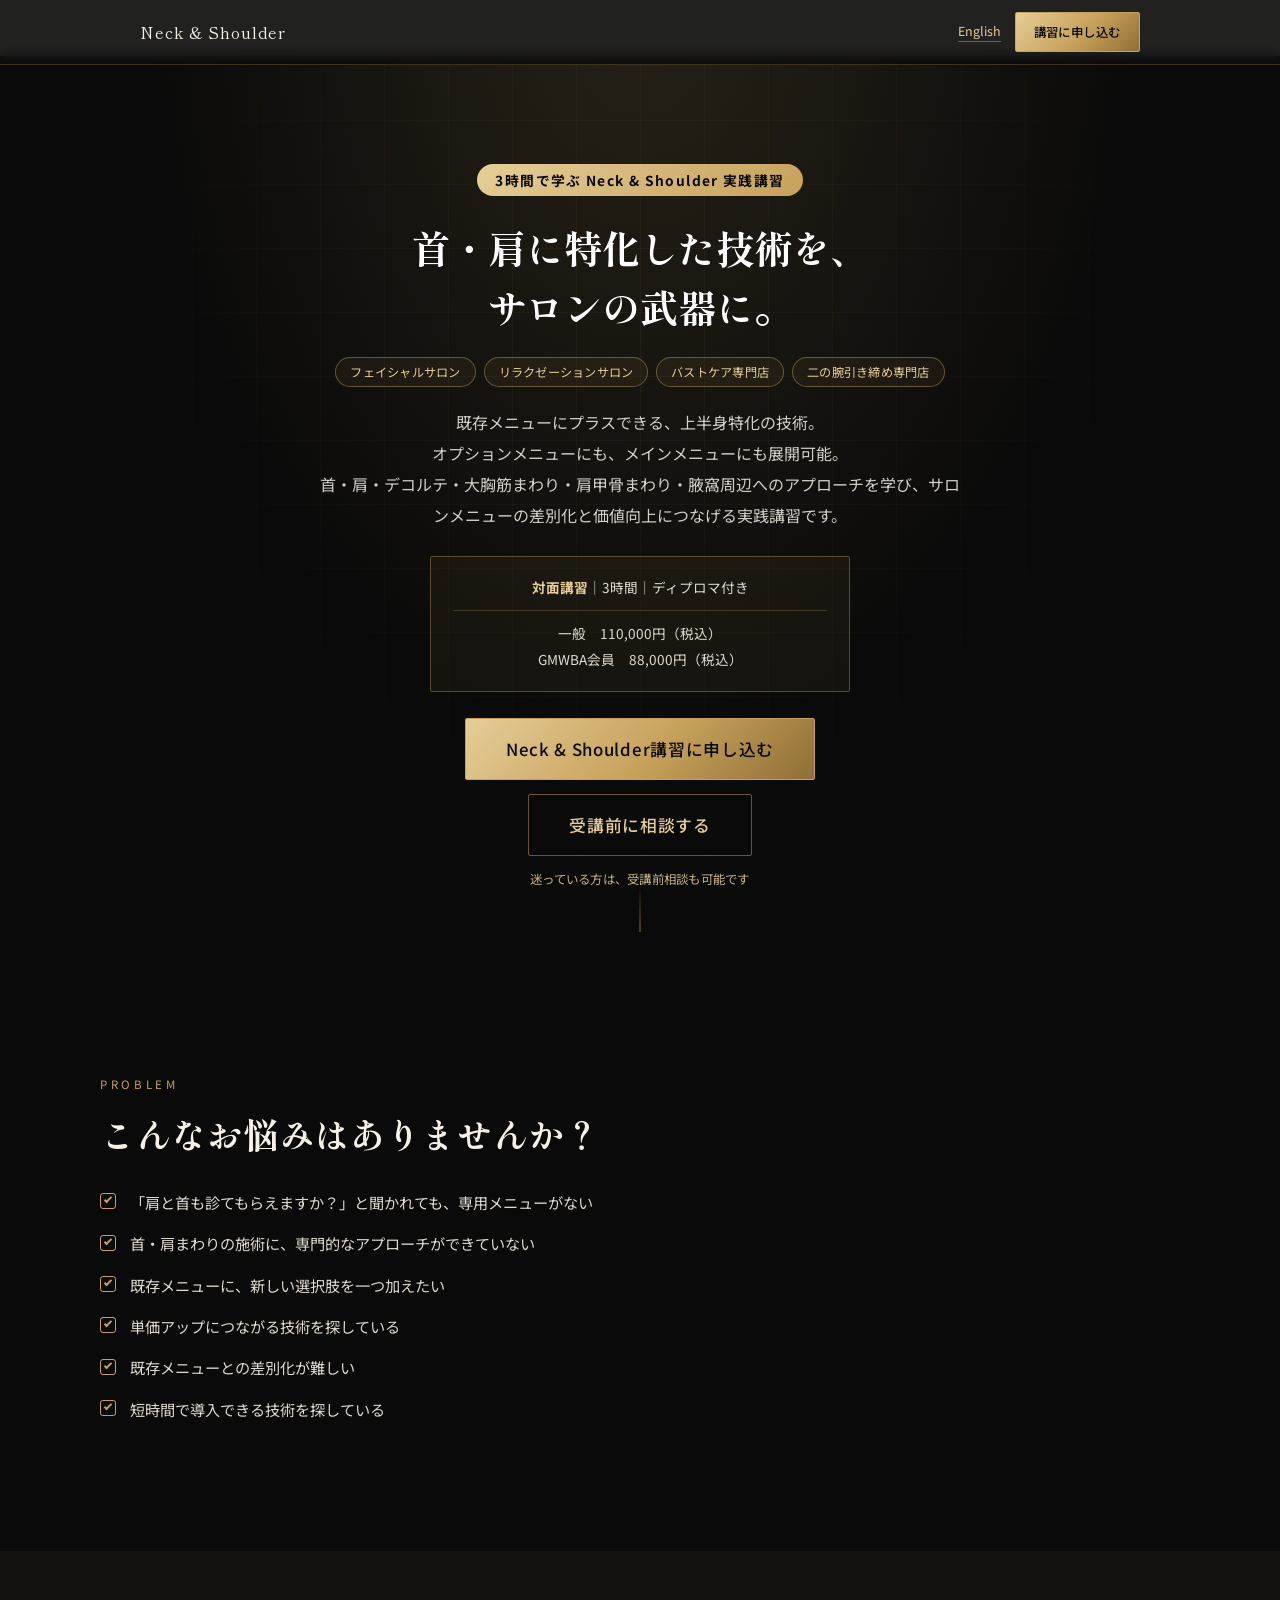
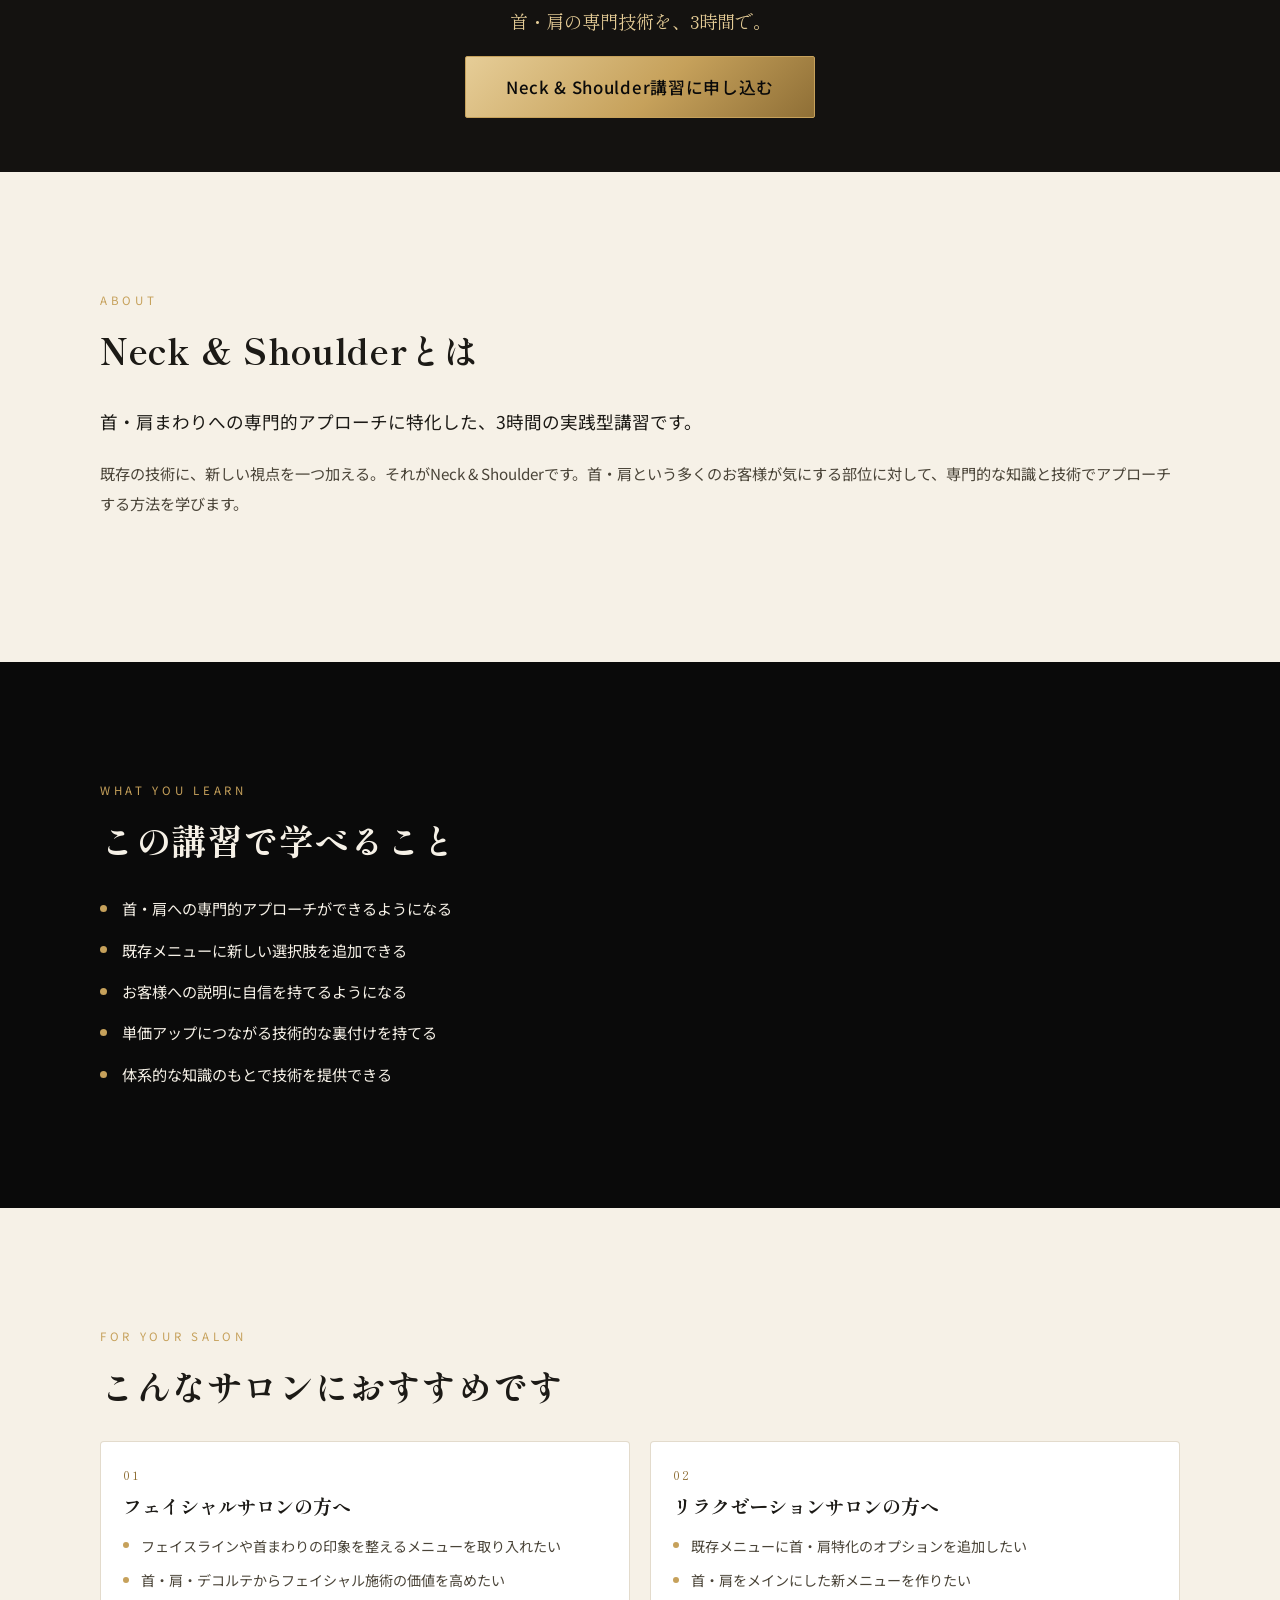
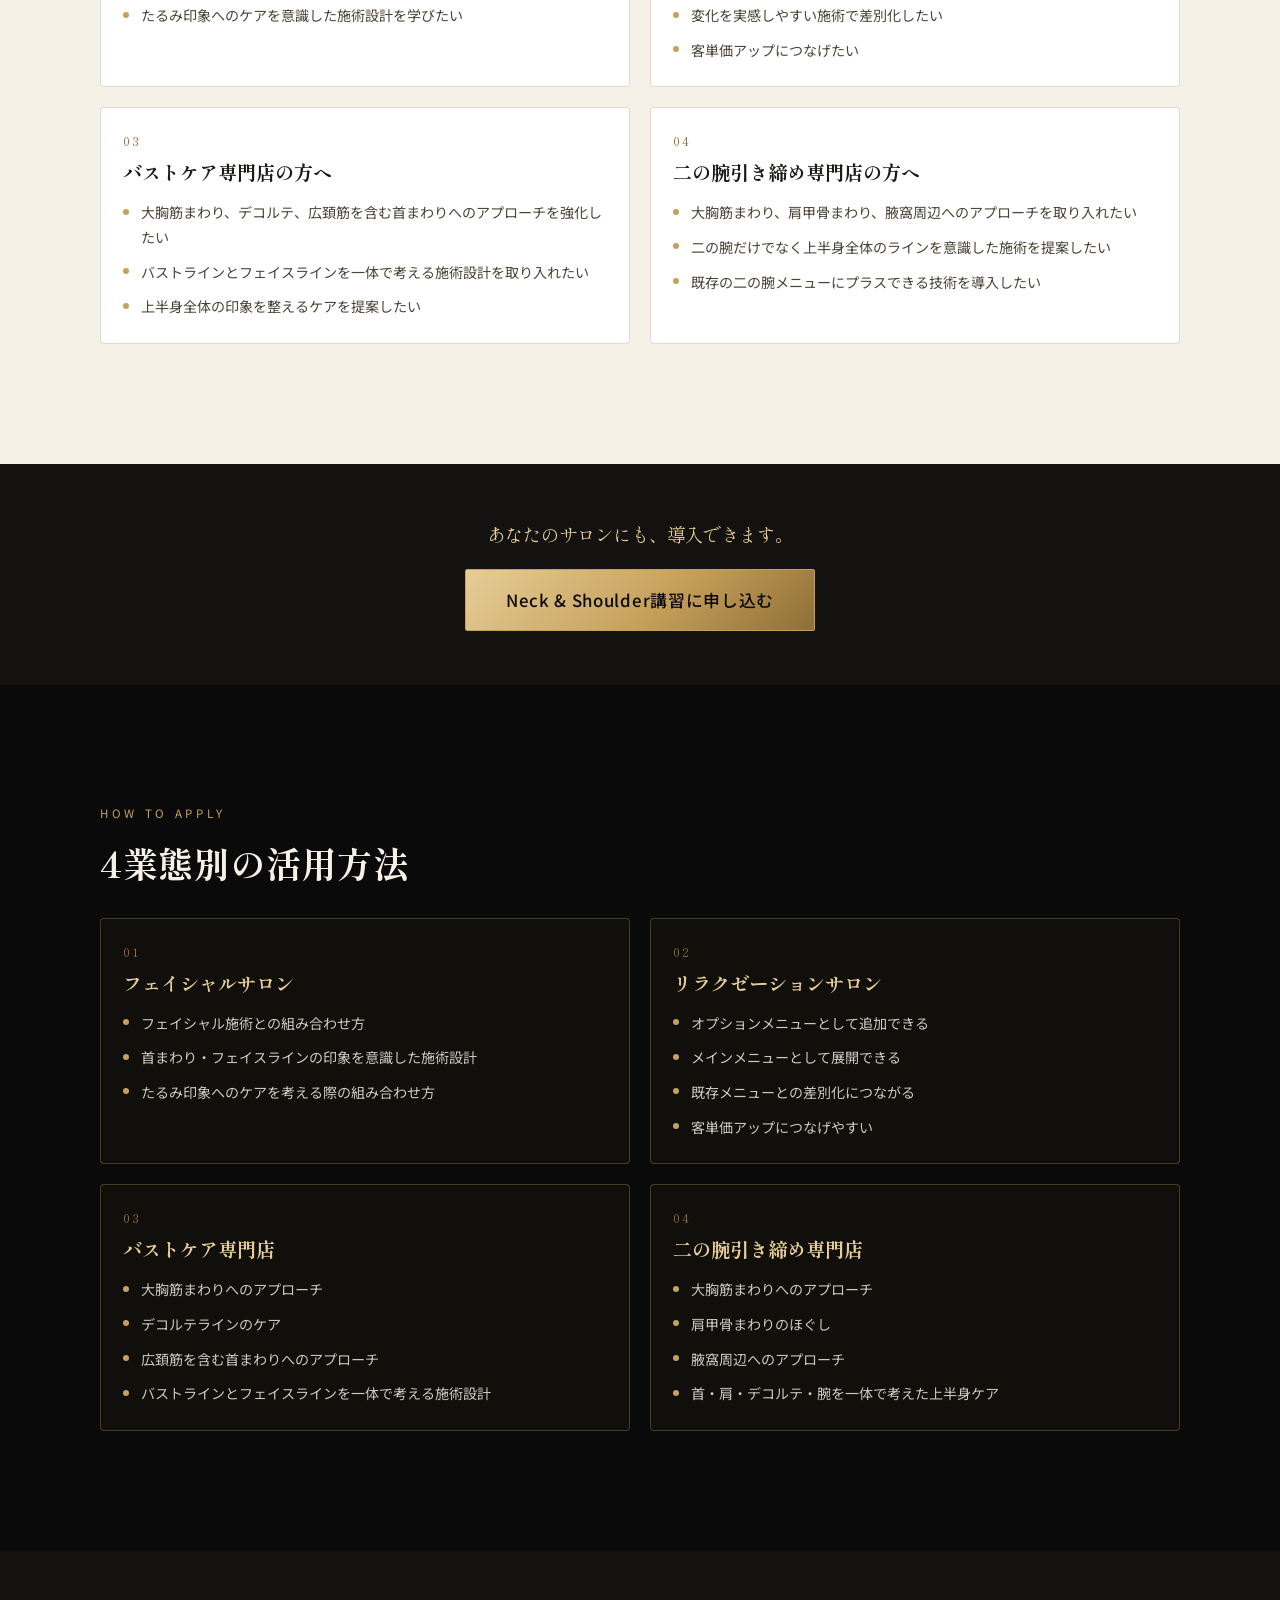
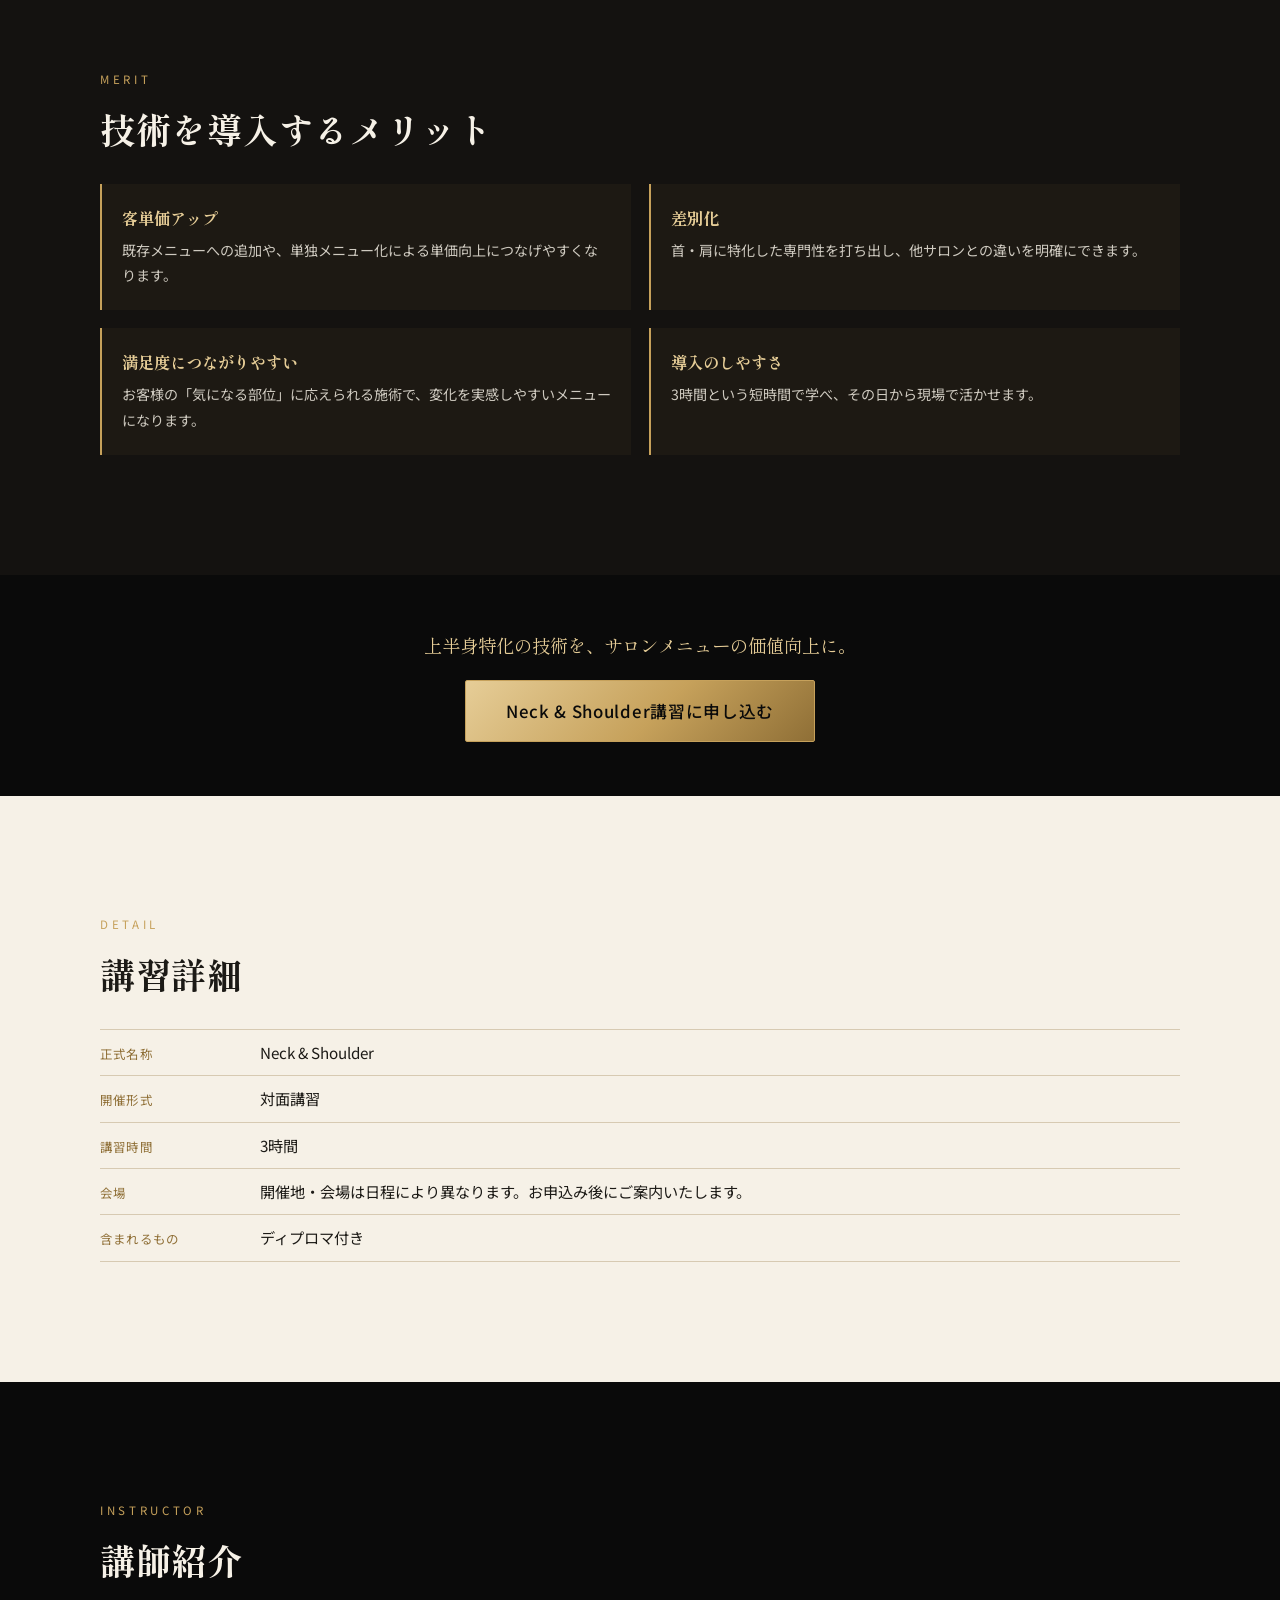
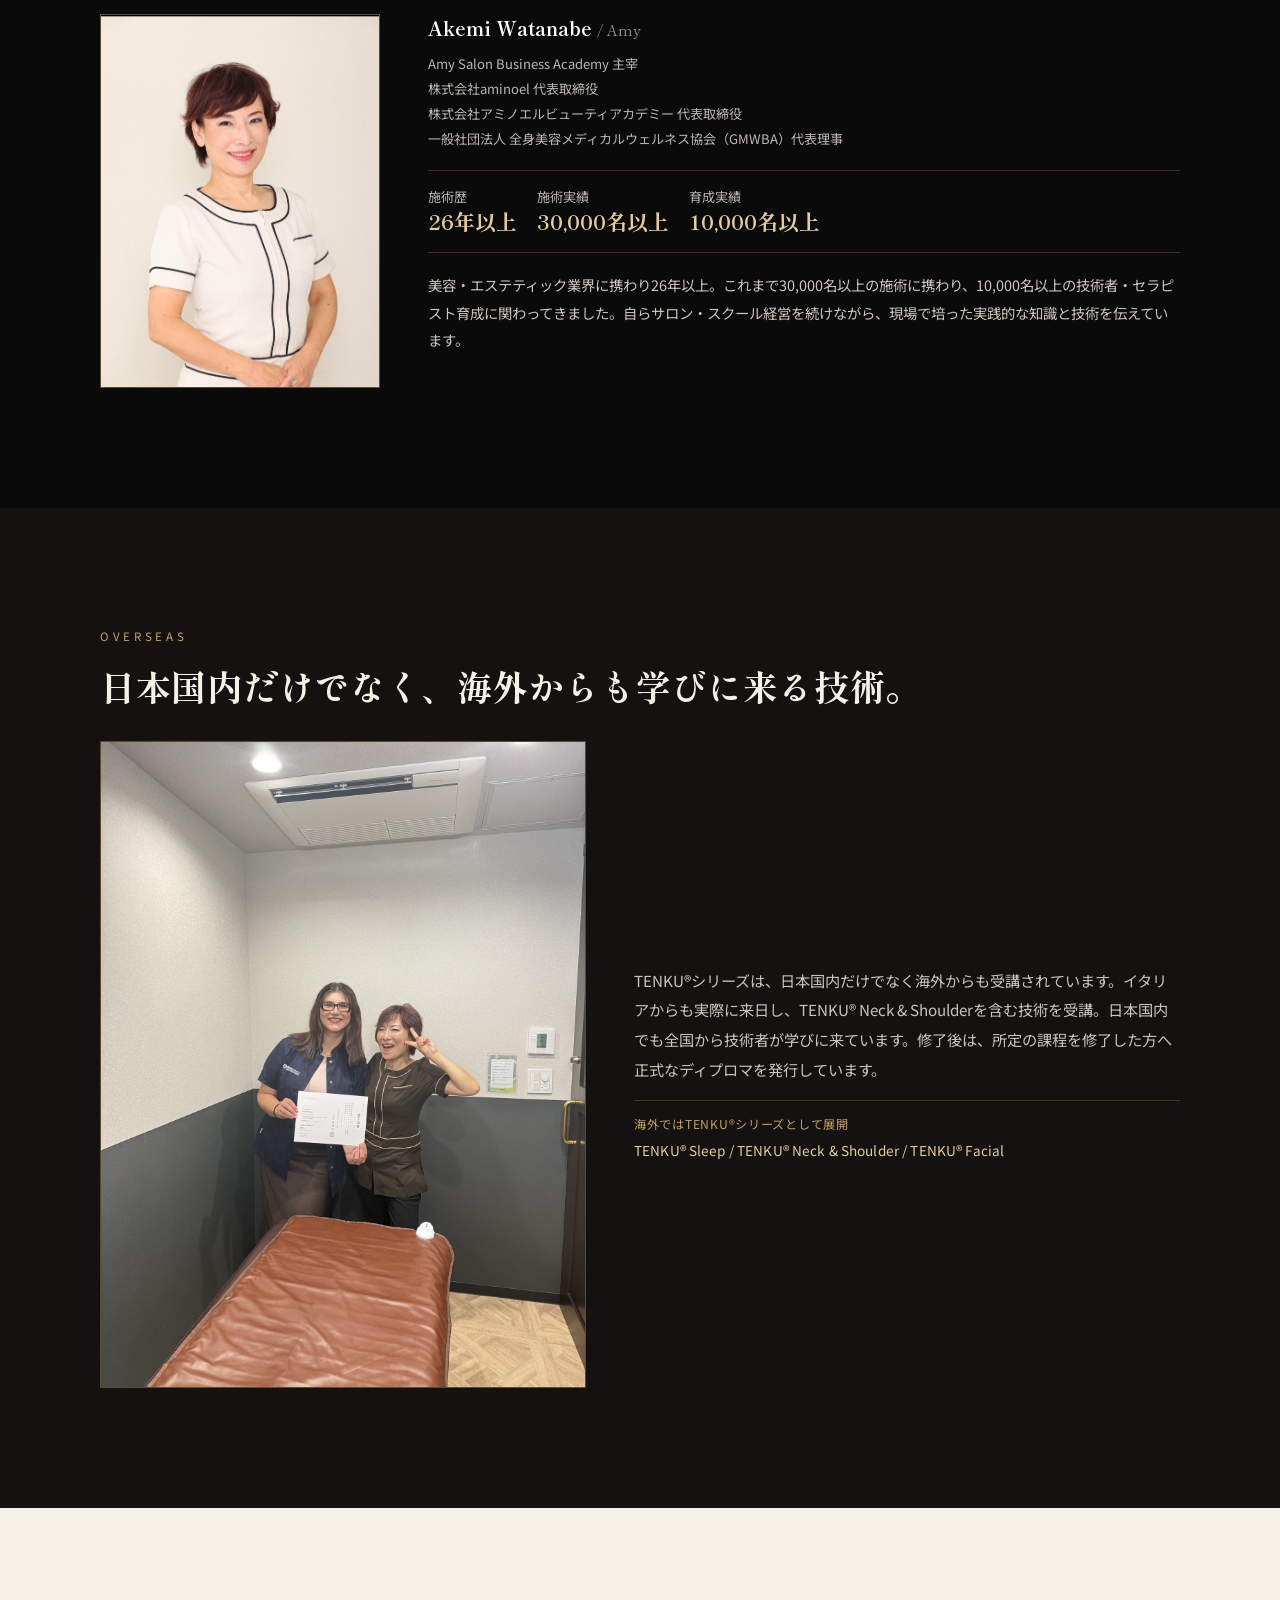
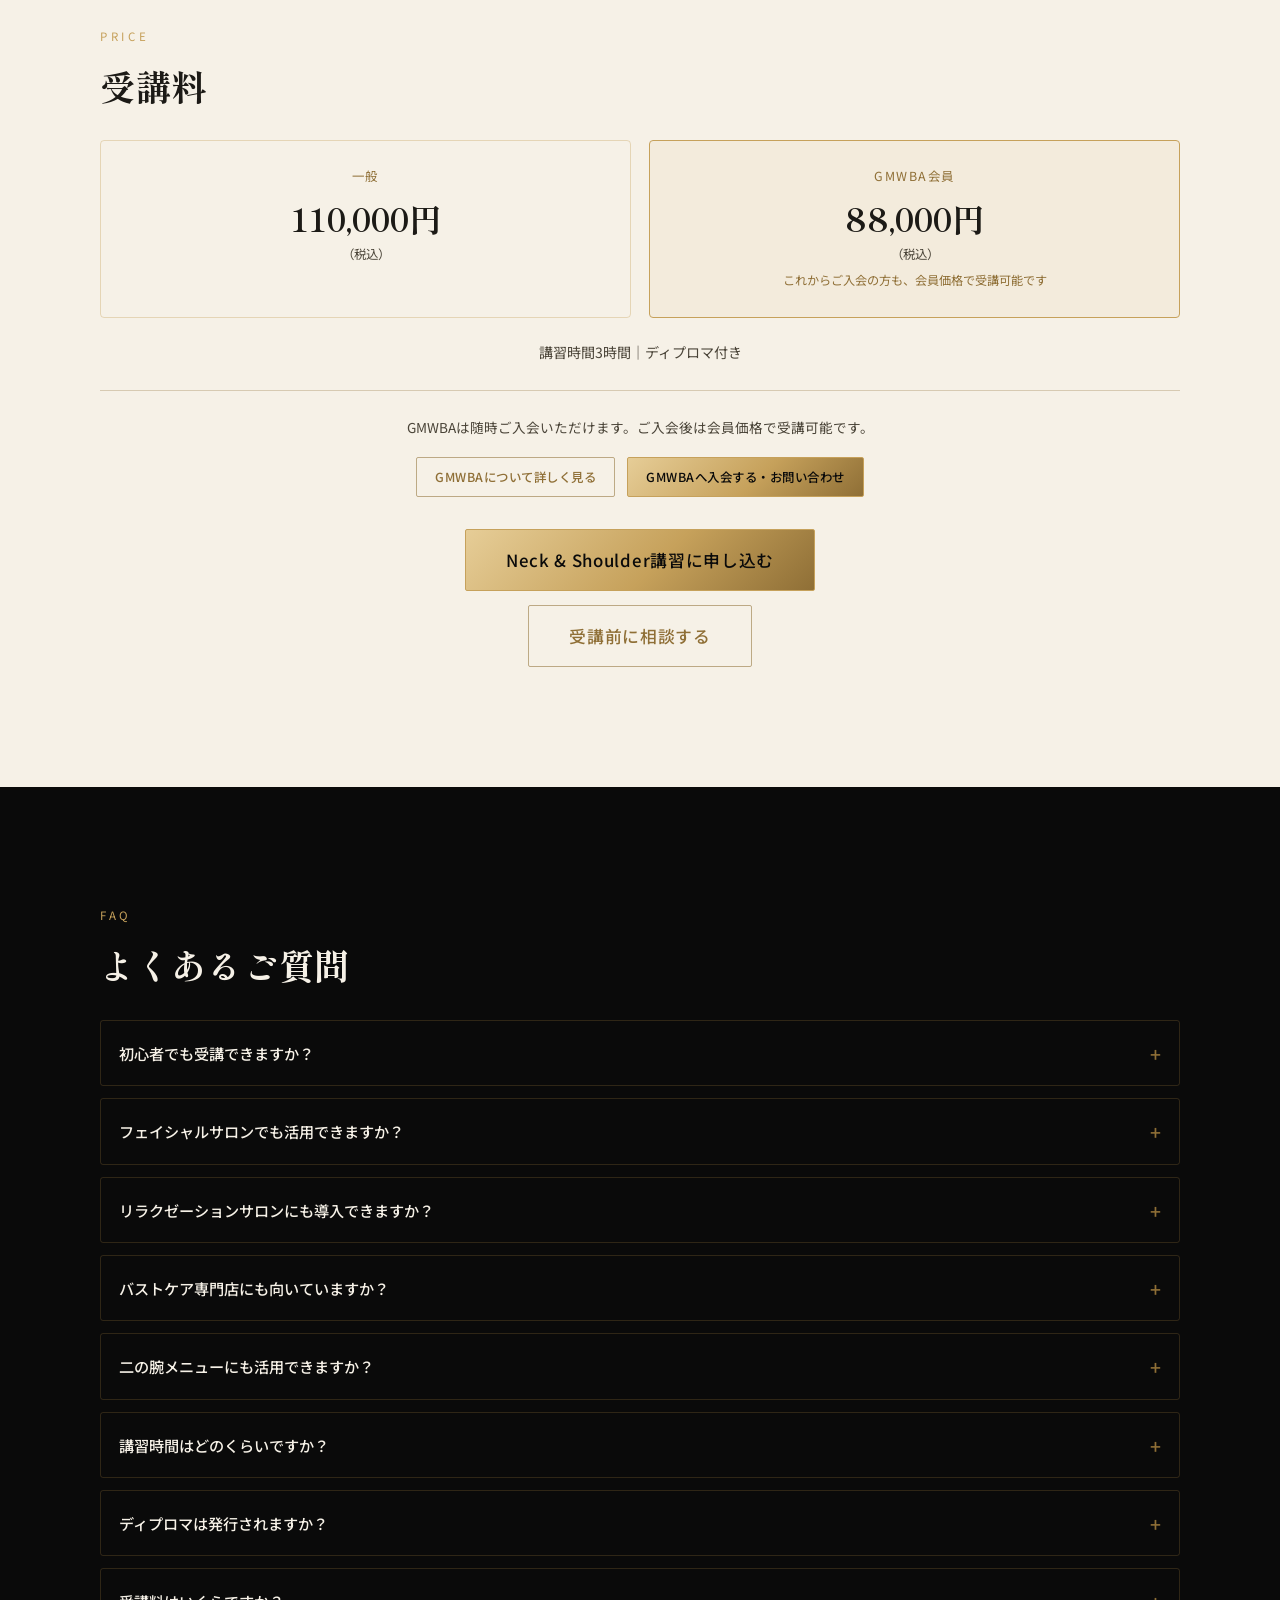
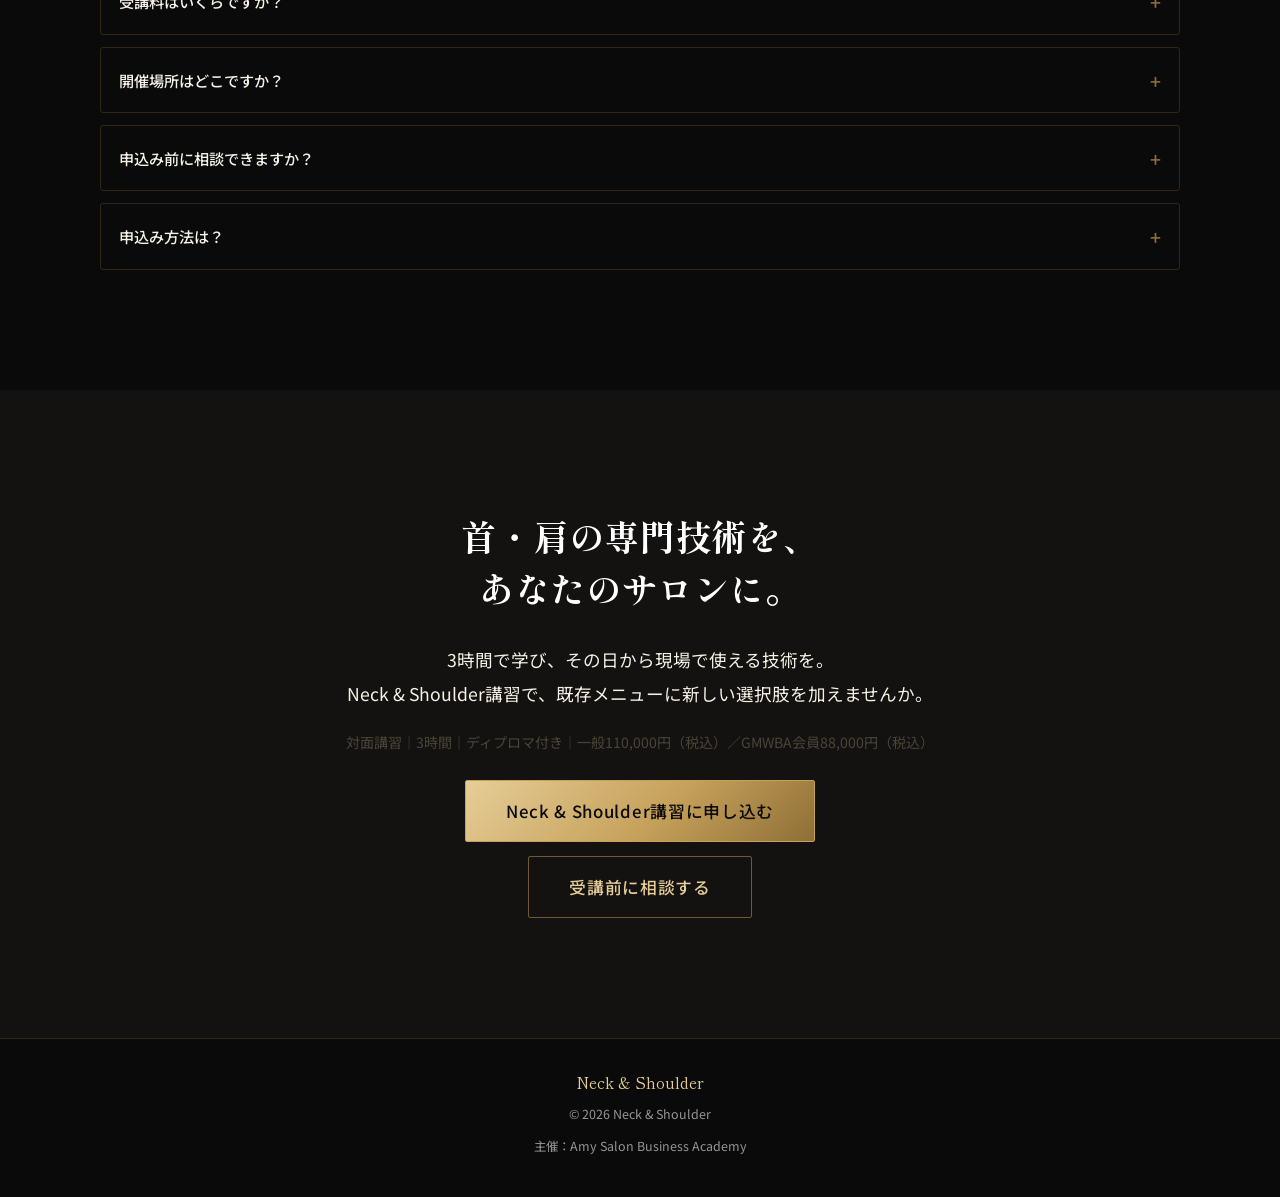
<file: index.html>
<!DOCTYPE html>
<html lang="ja">
<head>
<meta charset="UTF-8">
<meta name="viewport" content="width=device-width, initial-scale=1.0">
<title>Neck & Shoulder｜3時間で学ぶ首・肩専門講習</title>
<meta name="description" content="首・肩に特化した技術を、サロンの武器に。3時間で学ぶNeck & Shoulder実践講習。フェイシャル・リラクゼーション・バストケア・二の腕引き締めサロンへの導入に。">
<meta name="robots" content="index,follow">
<link rel="canonical" href="https://example.com/">

<link rel="icon" href="favicon.svg" type="image/svg+xml">

<link rel="preconnect" href="https://fonts.googleapis.com">
<link rel="preconnect" href="https://fonts.gstatic.com" crossorigin>
<link href="https://fonts.googleapis.com/css2?family=Shippori+Mincho:wght@500;700&family=Noto+Sans+JP:wght@300;400;500;700&display=swap" rel="stylesheet">

<link rel="stylesheet" href="css/style.css">
</head>
<body>

<a class="skip-link" href="#main">本文へスキップ</a>

<header class="site-header" id="site-header">
  <div class="site-header__inner">
    <a href="#top" class="site-header__logo">Neck & Shoulder</a>
    <div class="site-header__actions">
      <a href="en/" class="lang-switch" lang="en" hreflang="en">English</a>
      <a href="#" class="btn btn--small btn--gold js-cta-apply site-header__cta">講習に申し込む</a>
    </div>
  </div>
</header>

<main id="main">

  <!-- 1. ファーストビュー -->
  <section class="hero" id="top" aria-label="ファーストビュー">
    <div class="hero__inner">
      <p class="hero__badge">3時間で学ぶ Neck & Shoulder 実践講習</p>

      <h1 class="hero__title">
        首・肩に特化した技術を、<br>
        サロンの武器に。
      </h1>

      <div class="hero__tags" aria-label="対象業態">
        <span class="hero__tag">フェイシャルサロン</span>
        <span class="hero__tag">リラクゼーションサロン</span>
        <span class="hero__tag">バストケア専門店</span>
        <span class="hero__tag">二の腕引き締め専門店</span>
      </div>

      <p class="hero__lead">
        既存メニューにプラスできる、上半身特化の技術。<br>
        オプションメニューにも、メインメニューにも展開可能。<br>
        首・肩・デコルテ・大胸筋まわり・肩甲骨まわり・腋窩周辺へのアプローチを学び、サロンメニューの差別化と価値向上につなげる実践講習です。
      </p>

      <div class="hero__info">
        <p class="hero__info-row"><strong>対面講習</strong>｜3時間｜ディプロマ付き</p>
        <hr class="hero__info-divider">
        <p class="hero__info-row">一般　110,000円（税込）</p>
        <p class="hero__info-row">GMWBA会員　88,000円（税込）</p>
      </div>

      <div class="hero__cta-group">
        <a href="#" class="btn btn--gold btn--large js-cta-apply">Neck & Shoulder講習に申し込む</a>
        <a href="#" class="btn btn--outline-ivory btn--large js-cta-consult">受講前に相談する</a>
      </div>
      <p class="hero__consult-note">迷っている方は、受講前相談も可能です</p>
    </div>
    <div class="hero__scroll" aria-hidden="true"></div>
  </section>

  <!-- 2. こんなお悩みありませんか？ -->
  <section class="section section--dark" aria-labelledby="problem-title">
    <div class="section__inner">
      <p class="section__eyebrow">PROBLEM</p>
      <h2 class="section__title" id="problem-title">こんなお悩みは<br class="sp-only">ありませんか？</h2>
      <ul class="check-list">
        <li>「肩と首も診てもらえますか？」と聞かれても、専用メニューがない</li>
        <li>首・肩まわりの施術に、専門的なアプローチができていない</li>
        <li>既存メニューに、新しい選択肢を一つ加えたい</li>
        <li>単価アップにつながる技術を探している</li>
        <li>既存メニューとの差別化が難しい</li>
        <li>短時間で導入できる技術を探している</li>
      </ul>
    </div>
  </section>

  <!-- 中間CTA 1 -->
  <section class="section section--dark-2 section--compact" aria-label="申込みのご案内">
    <div class="section__inner mid-cta">
      <p class="mid-cta__lead">首・肩の専門技術を、3時間で。</p>
      <a href="#" class="btn btn--gold btn--large js-cta-apply">Neck & Shoulder講習に申し込む</a>
    </div>
  </section>

  <!-- 3. Neck & Shoulderとは -->
  <section class="section section--ivory" aria-labelledby="about-title">
    <div class="section__inner">
      <p class="section__eyebrow">ABOUT</p>
      <h2 class="section__title" id="about-title">Neck & Shoulderとは</h2>
      <p class="section__lead">首・肩まわりへの専門的アプローチに特化した、3時間の実践型講習です。</p>
      <p class="section__text">
        既存の技術に、新しい視点を一つ加える。それがNeck & Shoulderです。首・肩という多くのお客様が気にする部位に対して、専門的な知識と技術でアプローチする方法を学びます。
      </p>
    </div>
  </section>

  <!-- 4. この講習で学べること -->
  <section class="section section--dark" aria-labelledby="learn-title">
    <div class="section__inner">
      <p class="section__eyebrow">WHAT YOU LEARN</p>
      <h2 class="section__title" id="learn-title">この講習で<br class="sp-only">学べること</h2>
      <ul class="dot-list">
        <li>首・肩への専門的アプローチができるようになる</li>
        <li>既存メニューに新しい選択肢を追加できる</li>
        <li>お客様への説明に自信を持てるようになる</li>
        <li>単価アップにつながる技術的な裏付けを持てる</li>
        <li>体系的な知識のもとで技術を提供できる</li>
      </ul>
    </div>
  </section>

  <!-- 5. こんなサロンにおすすめ -->
  <section class="section section--ivory" aria-labelledby="target-title">
    <div class="section__inner">
      <p class="section__eyebrow">FOR YOUR SALON</p>
      <h2 class="section__title" id="target-title">こんなサロンに<br class="sp-only">おすすめです</h2>
      <div class="biz-grid">
        <article class="biz-card">
          <p class="biz-card__num">01</p>
          <h3 class="biz-card__title">フェイシャルサロンの方へ</h3>
          <ul class="biz-card__list">
            <li>フェイスラインや首まわりの印象を整えるメニューを取り入れたい</li>
            <li>首・肩・デコルテからフェイシャル施術の価値を高めたい</li>
            <li>たるみ印象へのケアを意識した施術設計を学びたい</li>
          </ul>
        </article>
        <article class="biz-card">
          <p class="biz-card__num">02</p>
          <h3 class="biz-card__title">リラクゼーションサロンの方へ</h3>
          <ul class="biz-card__list">
            <li>既存メニューに首・肩特化のオプションを追加したい</li>
            <li>首・肩をメインにした新メニューを作りたい</li>
            <li>変化を実感しやすい施術で差別化したい</li>
            <li>客単価アップにつなげたい</li>
          </ul>
        </article>
        <article class="biz-card">
          <p class="biz-card__num">03</p>
          <h3 class="biz-card__title">バストケア専門店の方へ</h3>
          <ul class="biz-card__list">
            <li>大胸筋まわり、デコルテ、広頚筋を含む首まわりへのアプローチを強化したい</li>
            <li>バストラインとフェイスラインを一体で考える施術設計を取り入れたい</li>
            <li>上半身全体の印象を整えるケアを提案したい</li>
          </ul>
        </article>
        <article class="biz-card">
          <p class="biz-card__num">04</p>
          <h3 class="biz-card__title">二の腕引き締め専門店の方へ</h3>
          <ul class="biz-card__list">
            <li>大胸筋まわり、肩甲骨まわり、腋窩周辺へのアプローチを取り入れたい</li>
            <li>二の腕だけでなく上半身全体のラインを意識した施術を提案したい</li>
            <li>既存の二の腕メニューにプラスできる技術を導入したい</li>
          </ul>
        </article>
      </div>
    </div>
  </section>

  <!-- 中間CTA 1.5 -->
  <section class="section section--dark-2 section--compact" aria-label="申込みのご案内">
    <div class="section__inner mid-cta">
      <p class="mid-cta__lead">あなたのサロンにも、導入できます。</p>
      <a href="#" class="btn btn--gold btn--large js-cta-apply">Neck & Shoulder講習に申し込む</a>
    </div>
  </section>

  <!-- 6. 4業態別の活用方法 -->
  <section class="section section--dark" aria-labelledby="usage-title">
    <div class="section__inner">
      <p class="section__eyebrow">HOW TO APPLY</p>
      <h2 class="section__title" id="usage-title">4業態別の<br class="sp-only">活用方法</h2>
      <div class="biz-grid">
        <article class="biz-card">
          <p class="biz-card__num">01</p>
          <h3 class="biz-card__title">フェイシャルサロン</h3>
          <ul class="biz-card__list">
            <li>フェイシャル施術との組み合わせ方</li>
            <li>首まわり・フェイスラインの印象を意識した施術設計</li>
            <li>たるみ印象へのケアを考える際の組み合わせ方</li>
          </ul>
        </article>
        <article class="biz-card">
          <p class="biz-card__num">02</p>
          <h3 class="biz-card__title">リラクゼーションサロン</h3>
          <ul class="biz-card__list">
            <li>オプションメニューとして追加できる</li>
            <li>メインメニューとして展開できる</li>
            <li>既存メニューとの差別化につながる</li>
            <li>客単価アップにつなげやすい</li>
          </ul>
        </article>
        <article class="biz-card">
          <p class="biz-card__num">03</p>
          <h3 class="biz-card__title">バストケア専門店</h3>
          <ul class="biz-card__list">
            <li>大胸筋まわりへのアプローチ</li>
            <li>デコルテラインのケア</li>
            <li>広頚筋を含む首まわりへのアプローチ</li>
            <li>バストラインとフェイスラインを一体で考える施術設計</li>
          </ul>
        </article>
        <article class="biz-card">
          <p class="biz-card__num">04</p>
          <h3 class="biz-card__title">二の腕引き締め専門店</h3>
          <ul class="biz-card__list">
            <li>大胸筋まわりへのアプローチ</li>
            <li>肩甲骨まわりのほぐし</li>
            <li>腋窩周辺へのアプローチ</li>
            <li>首・肩・デコルテ・腕を一体で考えた上半身ケア</li>
          </ul>
        </article>
      </div>
    </div>
  </section>

  <!-- 7. 導入するメリット -->
  <section class="section section--dark-2" aria-labelledby="merit-title">
    <div class="section__inner">
      <p class="section__eyebrow">MERIT</p>
      <h2 class="section__title" id="merit-title">技術を導入する<br class="sp-only">メリット</h2>
      <div class="benefit-grid">
        <div class="benefit-card">
          <p class="benefit-card__title">客単価アップ</p>
          <p class="benefit-card__text">既存メニューへの追加や、単独メニュー化による単価向上につなげやすくなります。</p>
        </div>
        <div class="benefit-card">
          <p class="benefit-card__title">差別化</p>
          <p class="benefit-card__text">首・肩に特化した専門性を打ち出し、他サロンとの違いを明確にできます。</p>
        </div>
        <div class="benefit-card">
          <p class="benefit-card__title">満足度につながりやすい</p>
          <p class="benefit-card__text">お客様の「気になる部位」に応えられる施術で、変化を実感しやすいメニューになります。</p>
        </div>
        <div class="benefit-card">
          <p class="benefit-card__title">導入のしやすさ</p>
          <p class="benefit-card__text">3時間という短時間で学べ、その日から現場で活かせます。</p>
        </div>
      </div>
    </div>
  </section>

  <!-- 中間CTA 2 -->
  <section class="section section--dark section--compact" aria-label="申込みのご案内">
    <div class="section__inner mid-cta">
      <p class="mid-cta__lead">上半身特化の技術を、サロンメニューの価値向上に。</p>
      <a href="#" class="btn btn--gold btn--large js-cta-apply">Neck & Shoulder講習に申し込む</a>
    </div>
  </section>

  <!-- 8. 講習詳細 -->
  <section class="section section--ivory" aria-labelledby="detail-title">
    <div class="section__inner">
      <p class="section__eyebrow">DETAIL</p>
      <h2 class="section__title" id="detail-title">講習詳細</h2>
      <div class="detail-table">
        <div class="detail-table__row">
          <p class="detail-table__label">正式名称</p>
          <p class="detail-table__value">Neck & Shoulder</p>
        </div>
        <div class="detail-table__row">
          <p class="detail-table__label">開催形式</p>
          <p class="detail-table__value">対面講習</p>
        </div>
        <div class="detail-table__row">
          <p class="detail-table__label">講習時間</p>
          <p class="detail-table__value">3時間</p>
        </div>
        <div class="detail-table__row">
          <p class="detail-table__label">会場</p>
          <p class="detail-table__value">開催地・会場は日程により異なります。お申込み後にご案内いたします。</p>
        </div>
        <div class="detail-table__row">
          <p class="detail-table__label">含まれるもの</p>
          <p class="detail-table__value">ディプロマ付き</p>
        </div>
      </div>
    </div>
  </section>

  <!-- 9. 講師 Amy紹介・実績 -->
  <section class="section section--dark" aria-labelledby="profile-title">
    <div class="section__inner">
      <p class="section__eyebrow">INSTRUCTOR</p>
      <h2 class="section__title" id="profile-title">講師紹介</h2>
      <div class="profile">
        <div class="profile__photo-frame">
          <img class="profile__photo" src="amy-profile.jpg" alt="Neck & Shoulder 講師 Akemi Watanabe（Amy）" loading="lazy">
        </div>
        <div>
          <p class="profile__name">Akemi Watanabe <span>/ Amy</span></p>
          <div class="profile__role">
            <p>Amy Salon Business Academy 主宰</p>
            <p>株式会社aminoel 代表取締役</p>
            <p>株式会社アミノエルビューティアカデミー 代表取締役</p>
            <p>一般社団法人 全身美容メディカルウェルネス協会（GMWBA）代表理事</p>
          </div>
          <div class="profile__stats">
            <div class="profile__stats-item">施術歴<span class="profile__stats-value">26年以上</span></div>
            <div class="profile__stats-item">施術実績<span class="profile__stats-value">30,000名以上</span></div>
            <div class="profile__stats-item">育成実績<span class="profile__stats-value">10,000名以上</span></div>
          </div>
          <p class="profile__text">
            美容・エステティック業界に携わり26年以上。これまで30,000名以上の施術に携わり、10,000名以上の技術者・セラピスト育成に関わってきました。自らサロン・スクール経営を続けながら、現場で培った実践的な知識と技術を伝えています。
          </p>
        </div>
      </div>
    </div>
  </section>

  <!-- 海外からも学びに来る、実践技術。 -->
  <section class="section section--dark-2" aria-labelledby="overseas-title">
    <div class="section__inner">
      <p class="section__eyebrow">OVERSEAS</p>
      <h2 class="section__title" id="overseas-title">日本国内だけでなく、<br class="sp-only">海外からも学びに来る技術。</h2>
      <div class="overseas">
        <div class="overseas__photo-frame">
          <img class="overseas__photo" src="italy-diploma.jpg" alt="イタリアから来日し、TENKU® Neck & Shoulderを修了した受講生とAmy" loading="lazy">
        </div>
        <div class="overseas__body">
          <p class="section__text">
            TENKU®シリーズは、日本国内だけでなく海外からも受講されています。イタリアからも実際に来日し、TENKU® Neck & Shoulderを含む技術を受講。日本国内でも全国から技術者が学びに来ています。修了後は、所定の課程を修了した方へ正式なディプロマを発行しています。
          </p>
          <div class="overseas__note">
            <p class="overseas__note-label">海外ではTENKU®シリーズとして展開</p>
            <p class="overseas__note-names">TENKU® Sleep / TENKU® Neck & Shoulder / TENKU® Facial</p>
          </div>
        </div>
      </div>
    </div>
  </section>

  <!-- 10. 受講料 -->
  <section class="section section--ivory" aria-labelledby="price-title">
    <div class="section__inner">
      <p class="section__eyebrow">PRICE</p>
      <h2 class="section__title" id="price-title">受講料</h2>
      <div class="price-grid">
        <div class="price-card">
          <p class="price-card__label">一般</p>
          <p class="price-card__value">110,000円</p>
          <p class="price-card__note">（税込）</p>
        </div>
        <div class="price-card price-card--highlight">
          <p class="price-card__label">GMWBA会員</p>
          <p class="price-card__value">88,000円</p>
          <p class="price-card__note">（税込）</p>
          <p class="price-card__note price-card__note--sub">これからご入会の方も、会員価格で受講可能です</p>
        </div>
      </div>
      <p class="price-includes">講習時間3時間｜ディプロマ付き</p>

      <div class="gmwba-note">
        <p class="gmwba-note__text">GMWBAは随時ご入会いただけます。ご入会後は会員価格で受講可能です。</p>
        <div class="gmwba-note__links">
          <a href="https://gmwba.jp" target="_blank" rel="noopener noreferrer" class="btn btn--outline-gold btn--small">GMWBAについて詳しく見る</a>
          <a href="https://lin.ee/LNtKbCK" target="_blank" rel="noopener noreferrer" class="btn btn--gold btn--small">GMWBAへ入会する・お問い合わせ</a>
        </div>
      </div>

      <div class="hero__cta-group" style="margin-top:32px;">
        <a href="#" class="btn btn--gold btn--large js-cta-apply">Neck & Shoulder講習に申し込む</a>
        <a href="#" class="btn btn--outline-gold btn--large js-cta-consult">受講前に相談する</a>
      </div>
    </div>
  </section>

  <!-- 11. FAQ -->
  <section class="section section--dark" aria-labelledby="faq-title">
    <div class="section__inner">
      <p class="section__eyebrow">FAQ</p>
      <h2 class="section__title" id="faq-title">よくあるご質問</h2>
      <div class="faq-list">
        <details class="faq-item">
          <summary class="faq-item__q">初心者でも受講できますか？</summary>
          <p class="faq-item__a">基礎から実技まで学べる講習ですが、サロンメニューへの導入を前提としているため、現在サロンを運営されている方、または開業予定の方におすすめです。</p>
        </details>
        <details class="faq-item">
          <summary class="faq-item__q">フェイシャルサロンでも活用できますか？</summary>
          <p class="faq-item__a">はい。首・肩・デコルテ・大胸筋まわりへのアプローチを取り入れることで、フェイシャル施術と組み合わせたメニュー設計が可能です。</p>
        </details>
        <details class="faq-item">
          <summary class="faq-item__q">リラクゼーションサロンにも導入できますか？</summary>
          <p class="faq-item__a">はい。首・肩に特化したオプションメニューとしても、メインメニューとしても活用できます。</p>
        </details>
        <details class="faq-item">
          <summary class="faq-item__q">バストケア専門店にも向いていますか？</summary>
          <p class="faq-item__a">はい。大胸筋まわりやデコルテ、首まわりを含めた上半身全体の施術設計として取り入れやすい内容です。</p>
        </details>
        <details class="faq-item">
          <summary class="faq-item__q">二の腕メニューにも活用できますか？</summary>
          <p class="faq-item__a">はい。肩甲骨まわり・大胸筋まわり・腋窩周辺へのアプローチを、既存の二の腕メニューに組み合わせることができます。</p>
        </details>
        <details class="faq-item">
          <summary class="faq-item__q">講習時間はどのくらいですか？</summary>
          <p class="faq-item__a">約3時間の対面講習です。</p>
        </details>
        <details class="faq-item">
          <summary class="faq-item__q">ディプロマは発行されますか？</summary>
          <p class="faq-item__a">はい。講習修了後にディプロマを発行します。</p>
        </details>
        <details class="faq-item">
          <summary class="faq-item__q">受講料はいくらですか？</summary>
          <p class="faq-item__a">一般110,000円（税込）、GMWBA会員88,000円（税込）です。</p>
        </details>
        <details class="faq-item">
          <summary class="faq-item__q">開催場所はどこですか？</summary>
          <p class="faq-item__a">開催地・会場は日程により異なります。申込み時にご案内します。</p>
        </details>
        <details class="faq-item">
          <summary class="faq-item__q">申込み前に相談できますか？</summary>
          <p class="faq-item__a">はい。受講前のご相談も可能です。内容・日程・導入方法など、公式LINEより個別にご案内いたします。</p>
        </details>
        <details class="faq-item">
          <summary class="faq-item__q">申込み方法は？</summary>
          <p class="faq-item__a">LP内の「Neck & Shoulder講習に申し込む」ボタンからお問い合わせください。</p>
        </details>
      </div>
    </div>
  </section>

  <!-- 12. 最終CTA -->
  <section class="section section--dark-2 section--final" aria-labelledby="final-title">
    <div class="section__inner">
      <h2 class="section__title" id="final-title">首・肩の専門技術を、<br>あなたのサロンに。</h2>
      <p class="section__lead">
        3時間で学び、その日から現場で使える技術を。<br>
        Neck & Shoulder講習で、既存メニューに新しい選択肢を加えませんか。
      </p>
      <p class="price-includes" style="margin-bottom:28px;">
        対面講習｜3時間｜ディプロマ付き｜一般110,000円（税込）／GMWBA会員88,000円（税込）
      </p>
      <div class="hero__cta-group">
        <a href="#" class="btn btn--gold btn--large js-cta-apply">Neck & Shoulder講習に申し込む</a>
        <a href="#" class="btn btn--outline-ivory btn--large js-cta-consult">受講前に相談する</a>
      </div>
    </div>
  </section>

</main>

<footer class="site-footer">
  <div class="site-footer__inner">
    <p class="site-footer__logo">Neck & Shoulder</p>
    <p>&copy; <span id="js-year">2026</span> Neck & Shoulder</p>
    <p class="site-footer__note">主催：Amy Salon Business Academy</p>
  </div>
</footer>

<script src="js/config.js"></script>
<script src="js/script.js"></script>
</body>
</html>
</file>
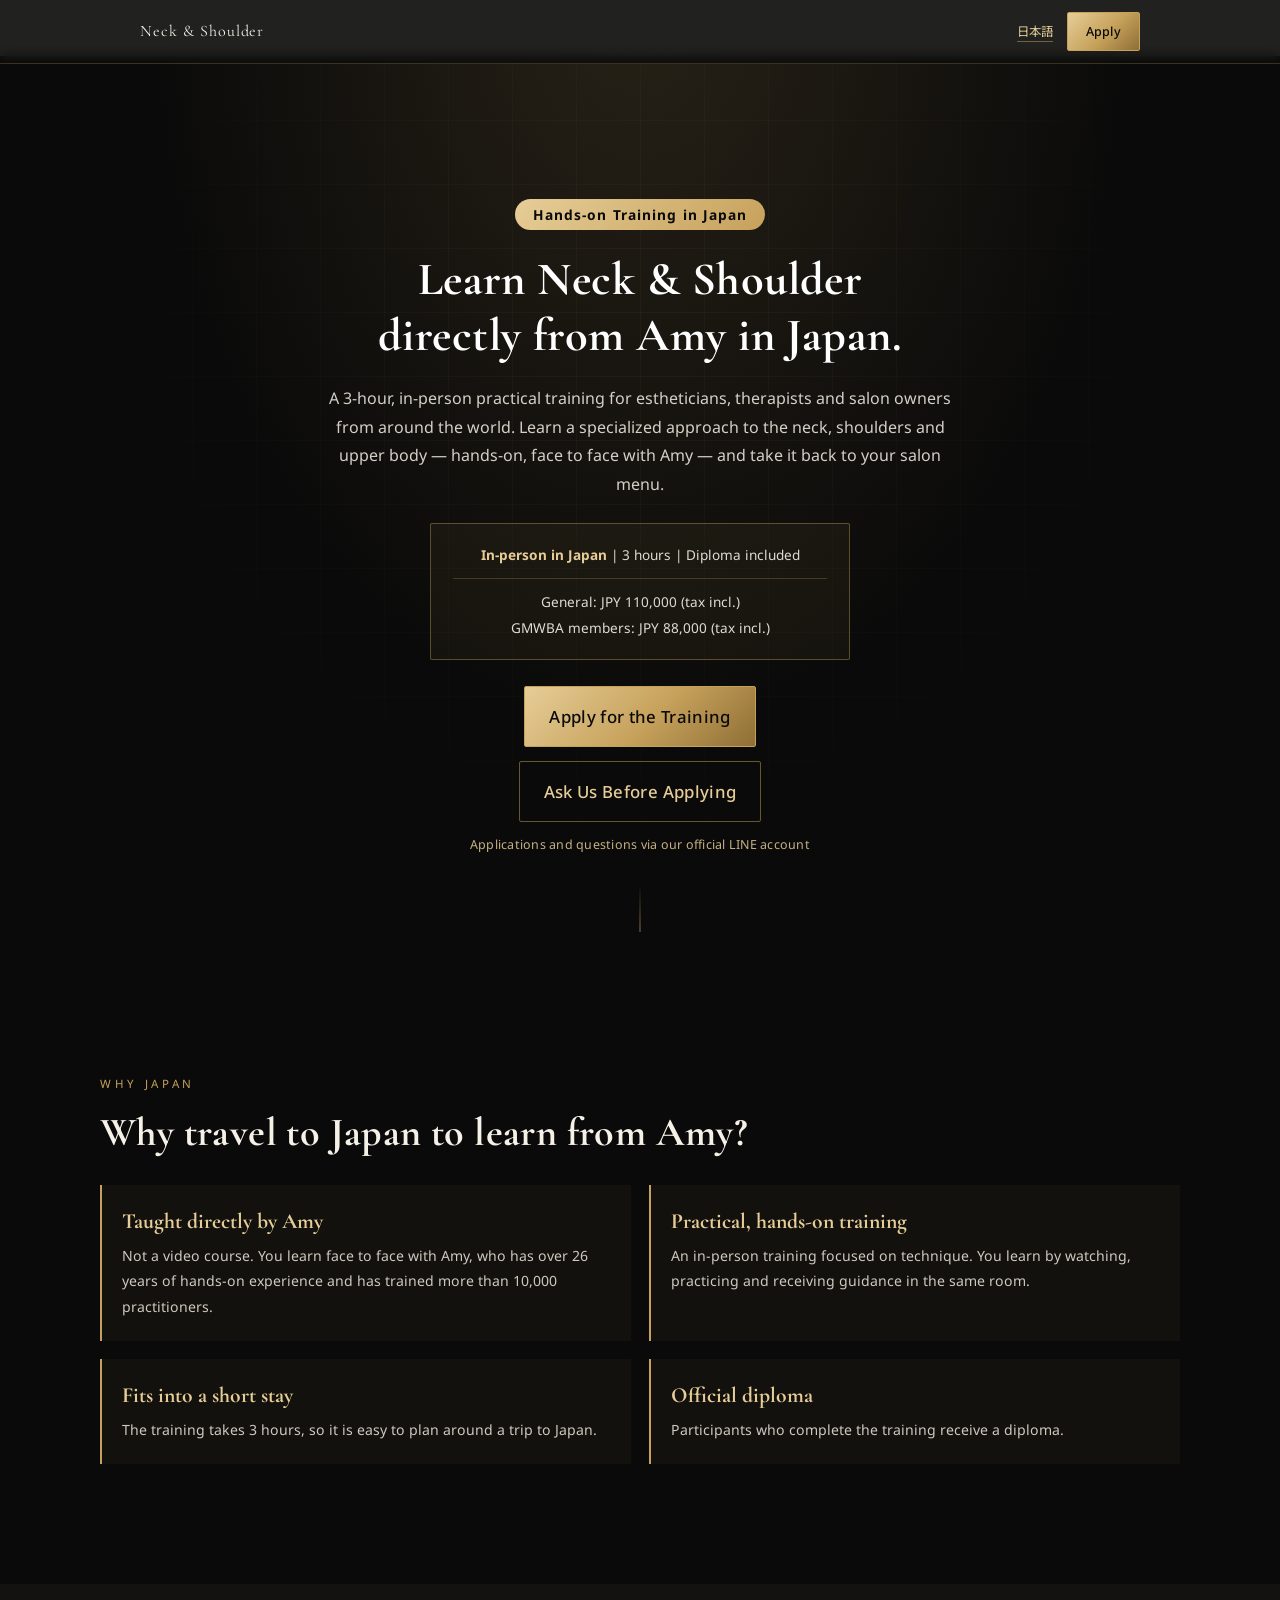
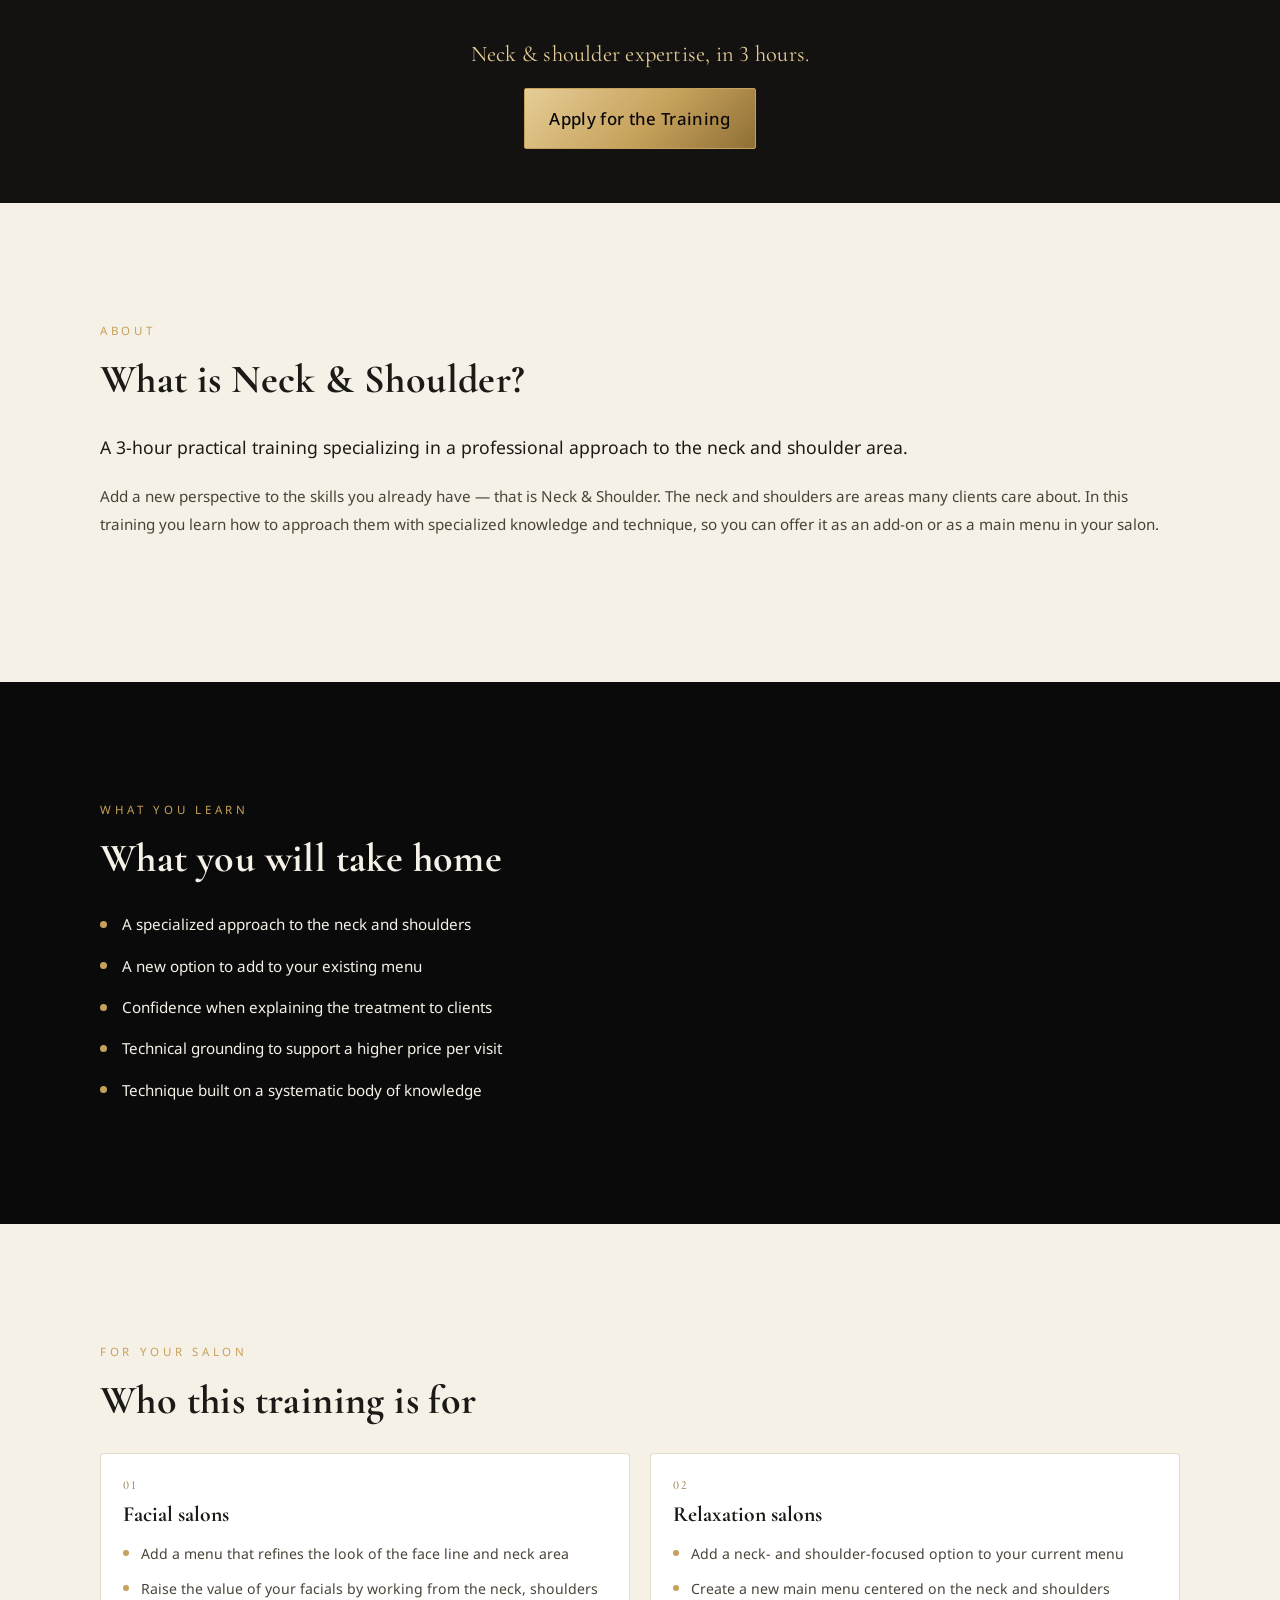
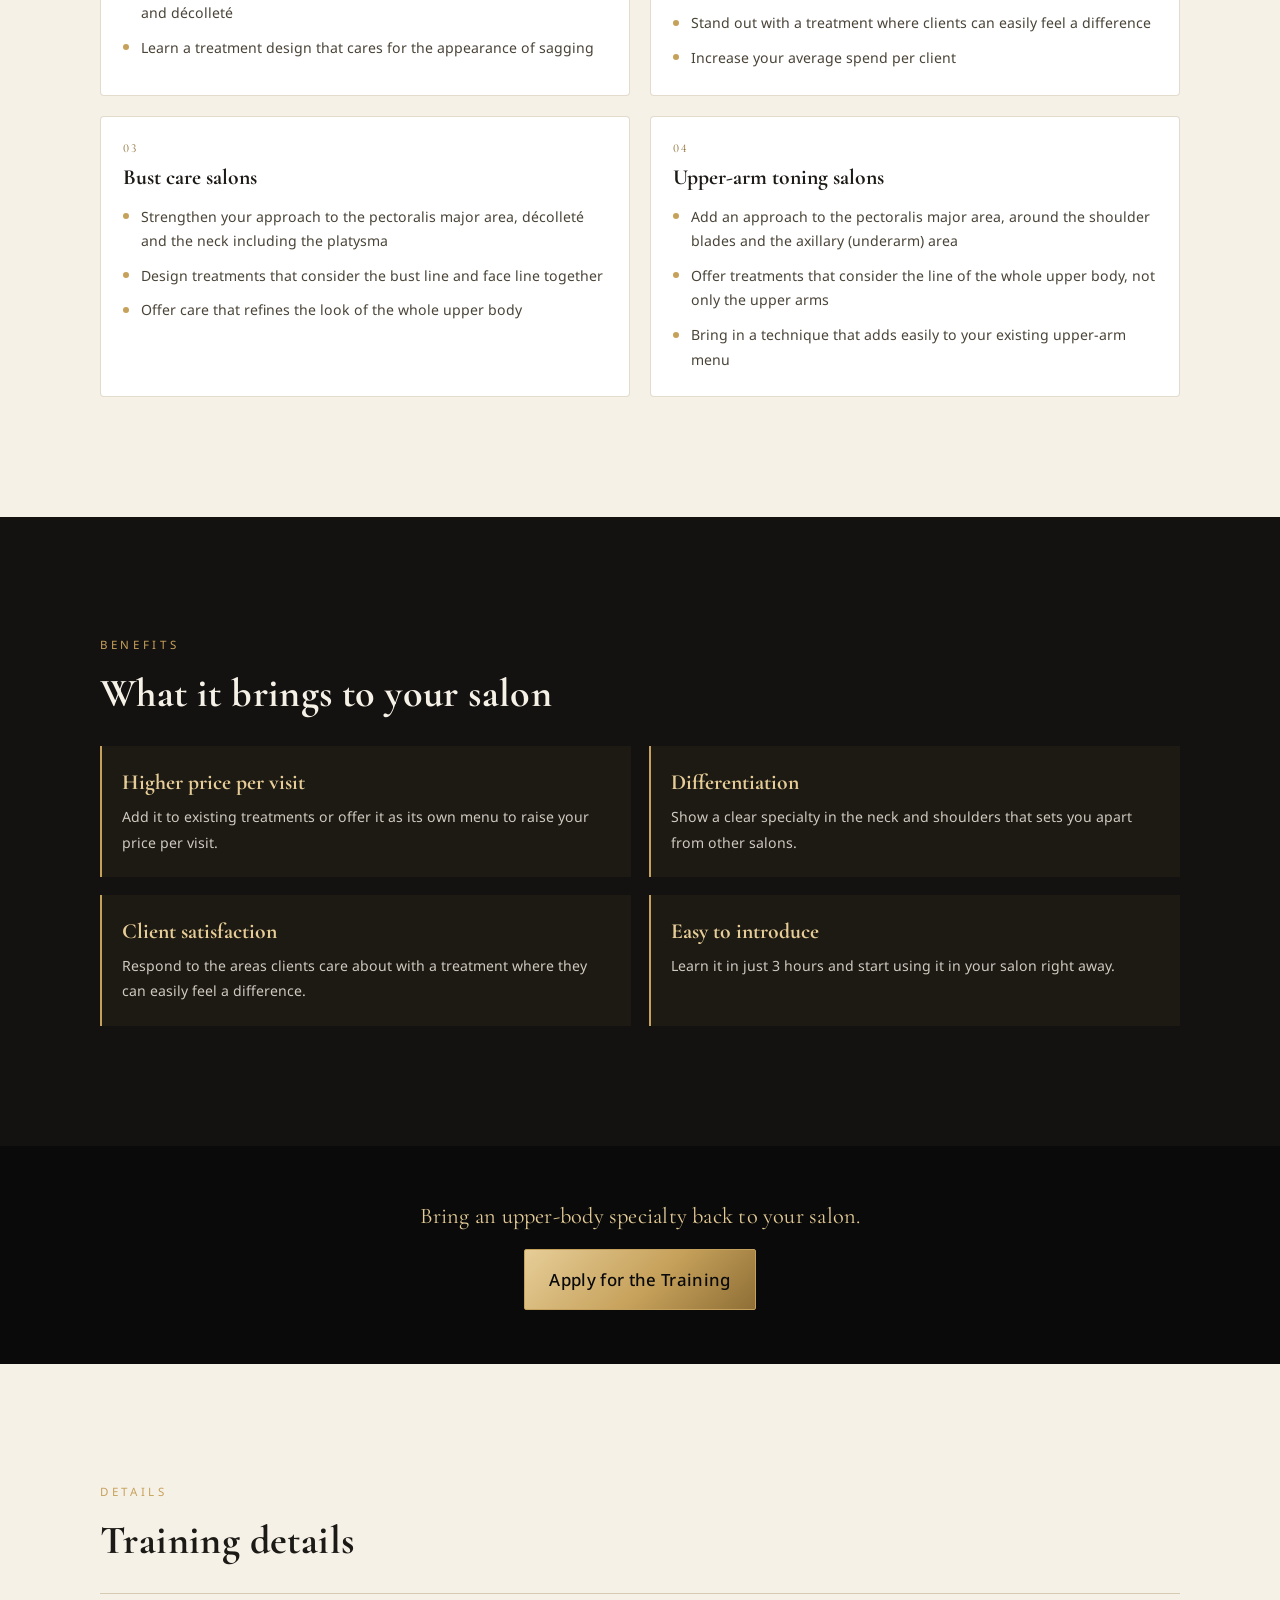
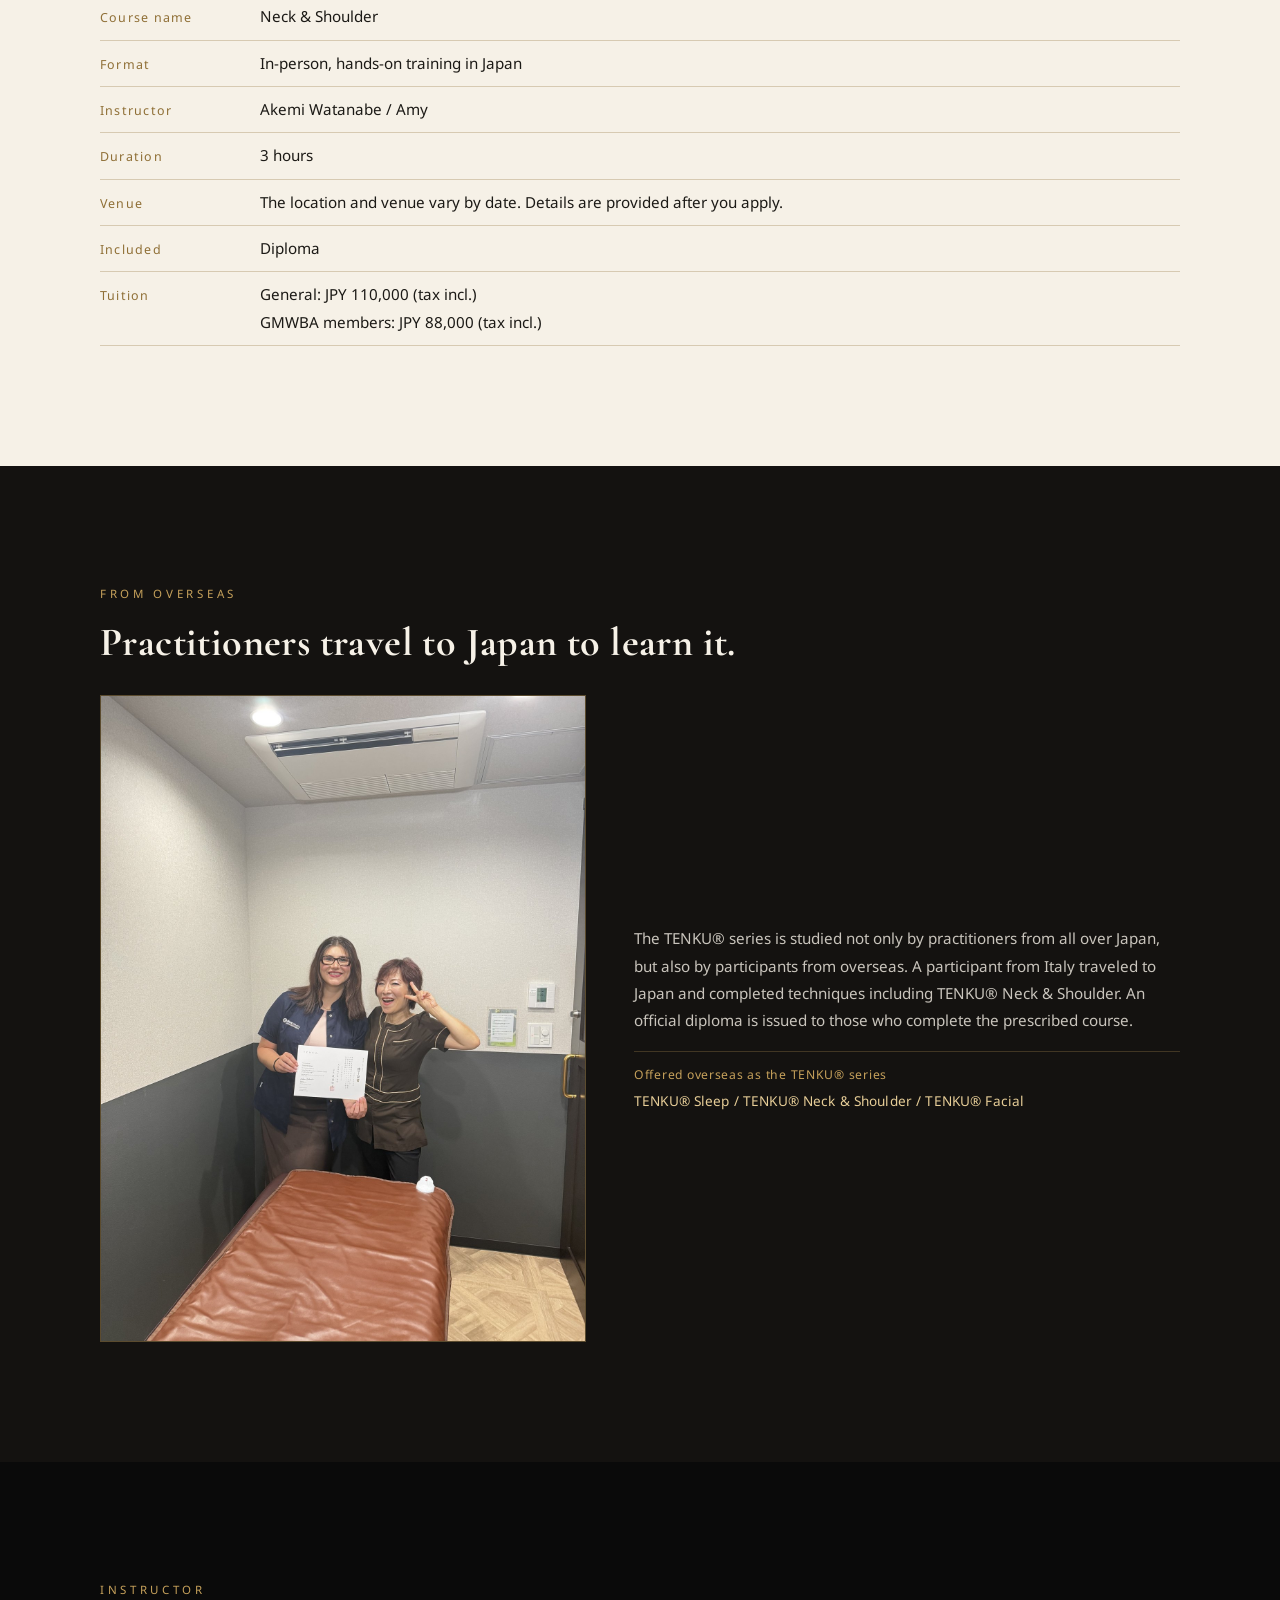
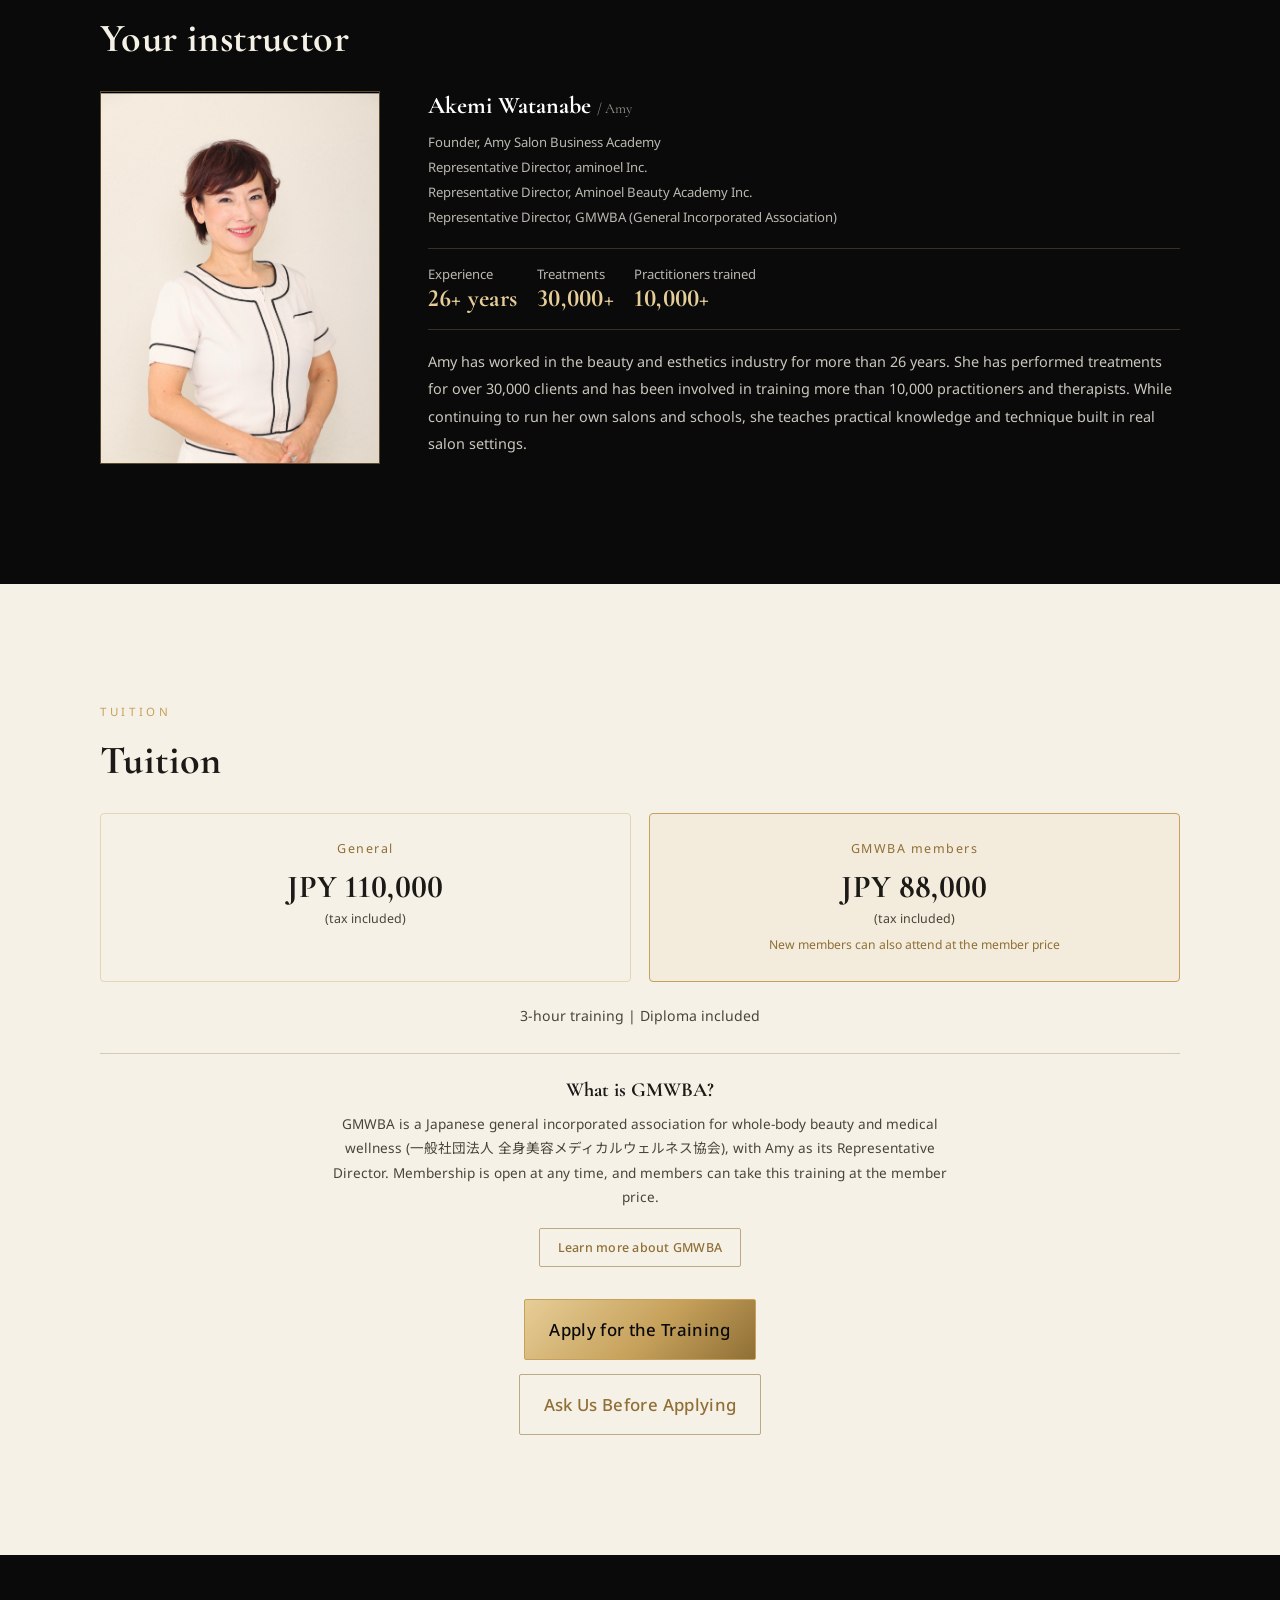
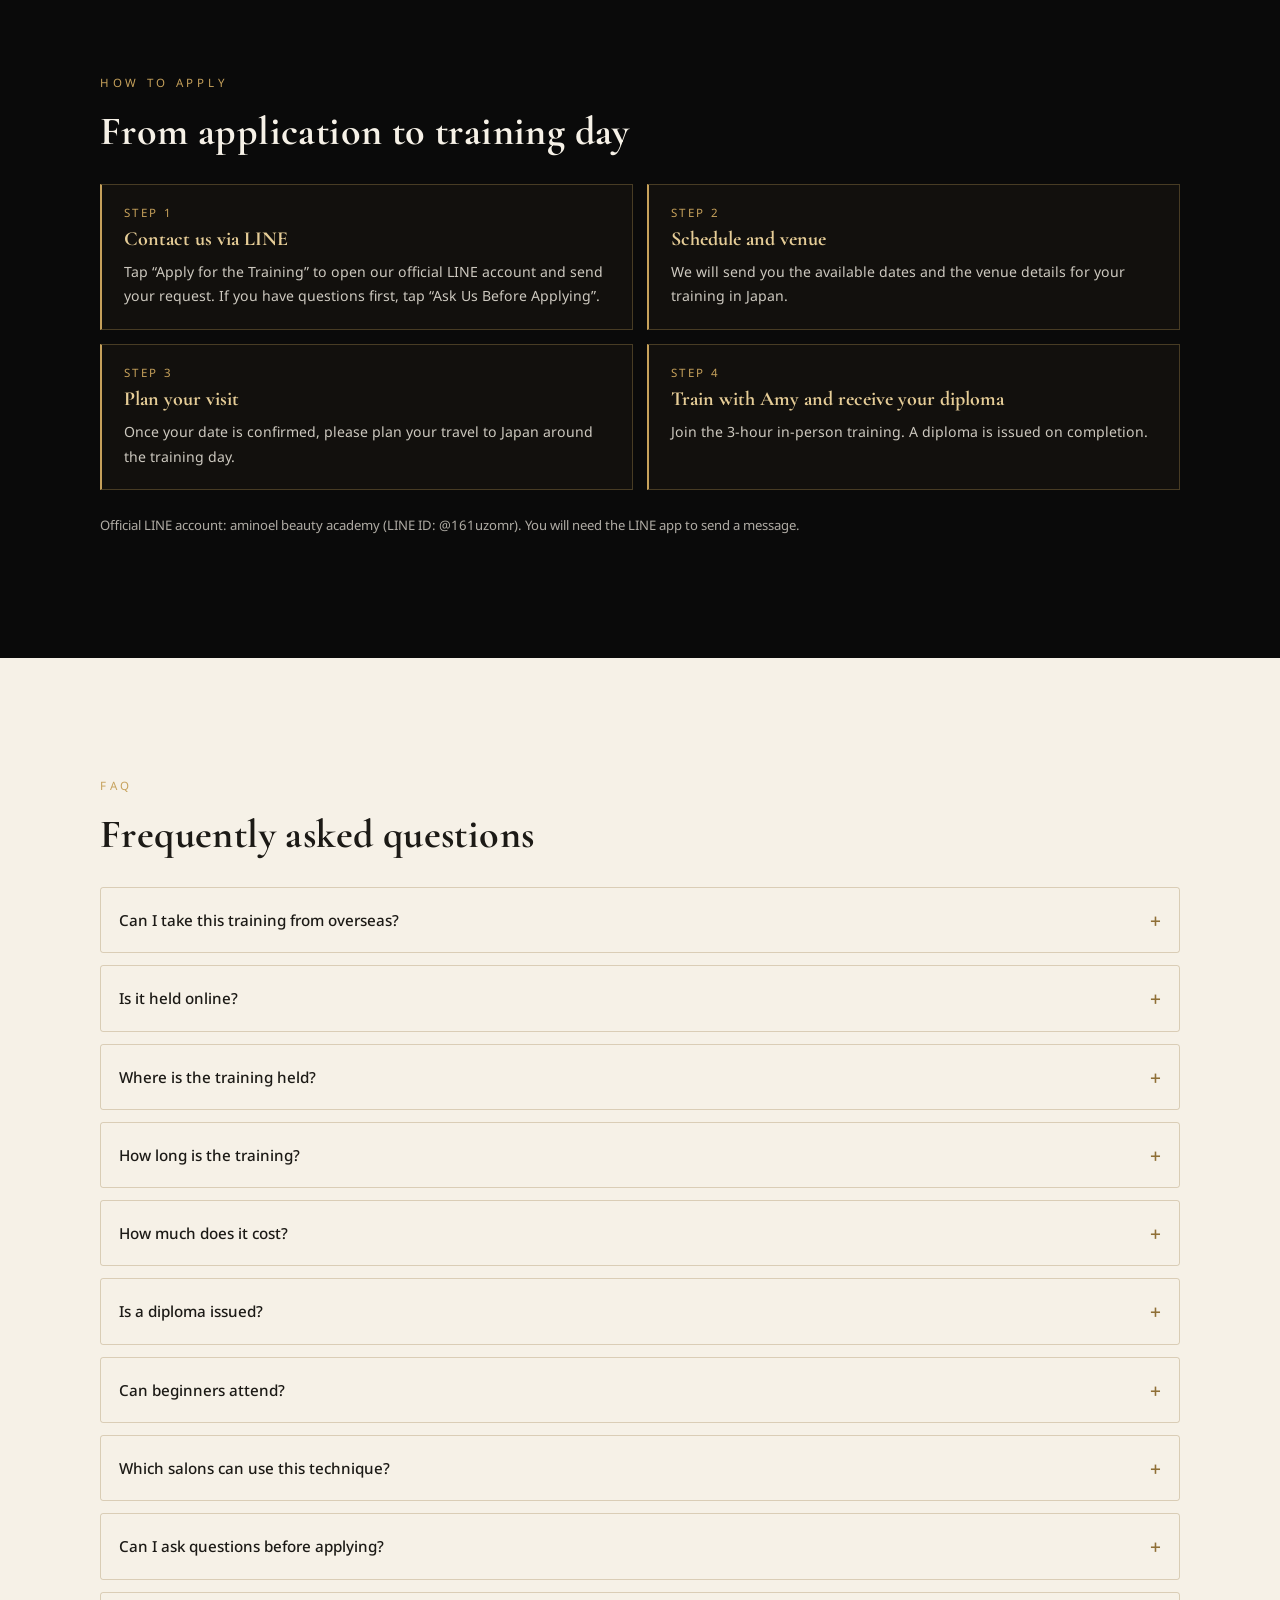
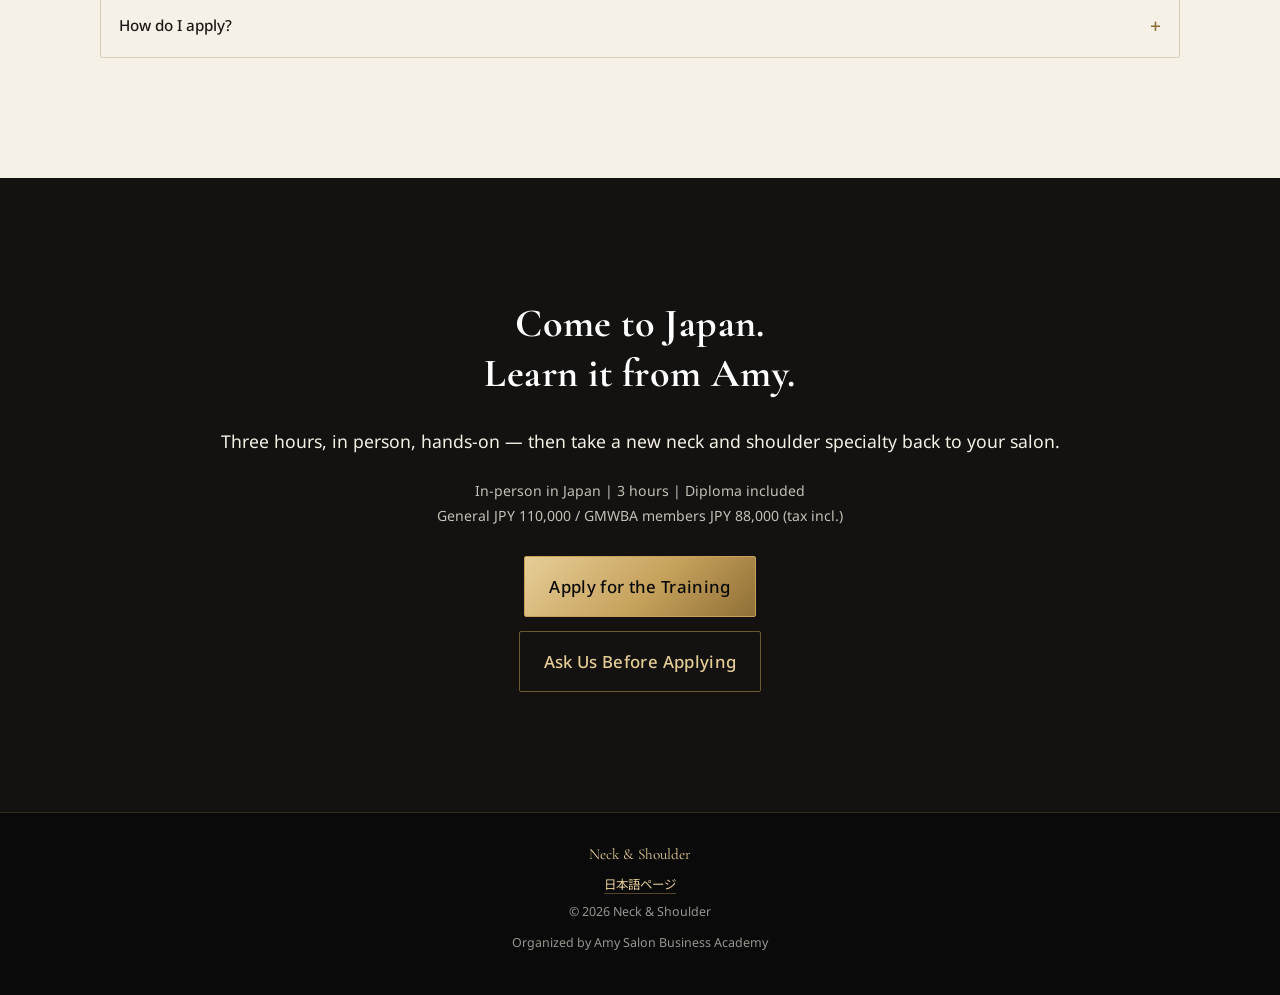
<file: en/index.html>
<!DOCTYPE html>
<html lang="en">
<head>
<meta charset="UTF-8">
<meta name="viewport" content="width=device-width, initial-scale=1.0">
<title>Neck & Shoulder | Hands-on Training in Japan with Amy</title>
<meta name="description" content="Learn Neck & Shoulder directly from Amy in Japan. A 3-hour, in-person, hands-on training for estheticians, therapists and salon owners from overseas. Diploma included. General JPY 110,000 / GMWBA members JPY 88,000 (tax included).">
<meta name="robots" content="index,follow">

<meta property="og:type" content="website">
<meta property="og:site_name" content="Neck & Shoulder">
<meta property="og:title" content="Neck & Shoulder | Hands-on Training in Japan with Amy">
<meta property="og:description" content="A 3-hour, in-person, hands-on training in Japan, taught directly by Amy. Diploma included.">
<meta property="og:locale" content="en_US">

<link rel="icon" href="../favicon.svg" type="image/svg+xml">

<link rel="preconnect" href="https://fonts.googleapis.com">
<link rel="preconnect" href="https://fonts.gstatic.com" crossorigin>
<link href="https://fonts.googleapis.com/css2?family=Cormorant+Garamond:wght@500;600;700&family=Noto+Sans:wght@300;400;500;700&family=Noto+Sans+JP:wght@400;500&display=swap" rel="stylesheet">

<link rel="stylesheet" href="../css/style.css">
<link rel="stylesheet" href="../css/style-en.css">
</head>
<body class="lang-en">

<a class="skip-link" href="#main">Skip to content</a>

<header class="site-header" id="site-header">
  <div class="site-header__inner">
    <a href="#top" class="site-header__logo" translate="no">Neck & Shoulder</a>
    <div class="site-header__actions">
      <a href="../" class="lang-switch" lang="ja" hreflang="ja">日本語</a>
      <a href="#" class="btn btn--small btn--gold js-cta-apply site-header__cta">Apply</a>
    </div>
  </div>
</header>

<main id="main">

  <!-- 1. Hero -->
  <section class="hero" id="top" aria-label="Introduction">
    <div class="hero__inner">
      <p class="hero__badge">Hands-on Training in Japan</p>

      <h1 class="hero__title">
        <span class="nowrap">Learn <span translate="no">Neck & Shoulder</span></span><br>
        <span class="nowrap">directly from Amy</span> <span class="nowrap">in Japan.</span>
      </h1>

      <p class="hero__lead">
        A 3-hour, in-person practical training for estheticians, therapists and salon owners from around the world.
        Learn a specialized approach to the neck, shoulders and upper body — hands-on, face to face with Amy — and take it back to your salon menu.
      </p>

      <div class="hero__info">
        <p class="hero__info-row"><strong class="nowrap">In-person in Japan</strong> | <span class="nowrap">3 hours</span> | <span class="nowrap">Diploma included</span></p>
        <hr class="hero__info-divider">
        <p class="hero__info-row">General: JPY 110,000 (tax incl.)</p>
        <p class="hero__info-row">GMWBA members: JPY 88,000 (tax incl.)</p>
      </div>

      <div class="hero__cta-group">
        <a href="#" class="btn btn--gold btn--large js-cta-apply">Apply for the Training</a>
        <a href="#" class="btn btn--outline-ivory btn--large js-cta-consult">Ask Us Before Applying</a>
      </div>
      <p class="hero__consult-note">Applications and questions via our official LINE account</p>
    </div>
    <div class="hero__scroll" aria-hidden="true"></div>
  </section>

  <!-- 2. Why learn in Japan -->
  <section class="section section--dark" aria-labelledby="why-title">
    <div class="section__inner">
      <p class="section__eyebrow">Why Japan</p>
      <h2 class="section__title" id="why-title">Why travel to Japan to learn from Amy?</h2>
      <div class="benefit-grid">
        <div class="benefit-card">
          <p class="benefit-card__title">Taught directly by Amy</p>
          <p class="benefit-card__text">Not a video course. You learn face to face with Amy, who has over 26 years of hands-on experience and has trained more than 10,000 practitioners.</p>
        </div>
        <div class="benefit-card">
          <p class="benefit-card__title">Practical, hands-on training</p>
          <p class="benefit-card__text">An in-person training focused on technique. You learn by watching, practicing and receiving guidance in the same room.</p>
        </div>
        <div class="benefit-card">
          <p class="benefit-card__title">Fits into a short stay</p>
          <p class="benefit-card__text">The training takes 3 hours, so it is easy to plan around a trip to Japan.</p>
        </div>
        <div class="benefit-card">
          <p class="benefit-card__title">Official diploma</p>
          <p class="benefit-card__text">Participants who complete the training receive a diploma.</p>
        </div>
      </div>
    </div>
  </section>

  <!-- Mid CTA 1 -->
  <section class="section section--dark-2 section--compact" aria-label="Apply">
    <div class="section__inner mid-cta">
      <p class="mid-cta__lead">Neck & shoulder expertise, in 3 hours.</p>
      <a href="#" class="btn btn--gold btn--large js-cta-apply">Apply for the Training</a>
    </div>
  </section>

  <!-- 3. About -->
  <section class="section section--ivory" aria-labelledby="about-title">
    <div class="section__inner">
      <p class="section__eyebrow">About</p>
      <h2 class="section__title" id="about-title">What is <span translate="no">Neck & Shoulder</span>?</h2>
      <p class="section__lead">A 3-hour practical training specializing in a professional approach to the neck and shoulder area.</p>
      <p class="section__text">
        Add a new perspective to the skills you already have — that is <span translate="no">Neck & Shoulder</span>. The neck and shoulders are areas many clients care about. In this training you learn how to approach them with specialized knowledge and technique, so you can offer it as an add-on or as a main menu in your salon.
      </p>
    </div>
  </section>

  <!-- 4. What you learn -->
  <section class="section section--dark" aria-labelledby="learn-title">
    <div class="section__inner">
      <p class="section__eyebrow">What You Learn</p>
      <h2 class="section__title" id="learn-title">What you will take home</h2>
      <ul class="dot-list">
        <li>A specialized approach to the neck and shoulders</li>
        <li>A new option to add to your existing menu</li>
        <li>Confidence when explaining the treatment to clients</li>
        <li>Technical grounding to support a higher price per visit</li>
        <li>Technique built on a systematic body of knowledge</li>
      </ul>
    </div>
  </section>

  <!-- 5. Who it is for -->
  <section class="section section--ivory" aria-labelledby="target-title">
    <div class="section__inner">
      <p class="section__eyebrow">For Your Salon</p>
      <h2 class="section__title" id="target-title">Who this training is for</h2>
      <div class="biz-grid">
        <article class="biz-card">
          <p class="biz-card__num">01</p>
          <h3 class="biz-card__title">Facial salons</h3>
          <ul class="biz-card__list">
            <li>Add a menu that refines the look of the face line and neck area</li>
            <li>Raise the value of your facials by working from the neck, shoulders and décolleté</li>
            <li>Learn a treatment design that cares for the appearance of sagging</li>
          </ul>
        </article>
        <article class="biz-card">
          <p class="biz-card__num">02</p>
          <h3 class="biz-card__title">Relaxation salons</h3>
          <ul class="biz-card__list">
            <li>Add a neck- and shoulder-focused option to your current menu</li>
            <li>Create a new main menu centered on the neck and shoulders</li>
            <li>Stand out with a treatment where clients can easily feel a difference</li>
            <li>Increase your average spend per client</li>
          </ul>
        </article>
        <article class="biz-card">
          <p class="biz-card__num">03</p>
          <h3 class="biz-card__title">Bust care salons</h3>
          <ul class="biz-card__list">
            <li>Strengthen your approach to the pectoralis major area, décolleté and the neck including the platysma</li>
            <li>Design treatments that consider the bust line and face line together</li>
            <li>Offer care that refines the look of the whole upper body</li>
          </ul>
        </article>
        <article class="biz-card">
          <p class="biz-card__num">04</p>
          <h3 class="biz-card__title">Upper-arm toning salons</h3>
          <ul class="biz-card__list">
            <li>Add an approach to the pectoralis major area, around the shoulder blades and the axillary (underarm) area</li>
            <li>Offer treatments that consider the line of the whole upper body, not only the upper arms</li>
            <li>Bring in a technique that adds easily to your existing upper-arm menu</li>
          </ul>
        </article>
      </div>
    </div>
  </section>

  <!-- 6. Benefits -->
  <section class="section section--dark-2" aria-labelledby="merit-title">
    <div class="section__inner">
      <p class="section__eyebrow">Benefits</p>
      <h2 class="section__title" id="merit-title">What it brings to your salon</h2>
      <div class="benefit-grid">
        <div class="benefit-card">
          <p class="benefit-card__title">Higher price per visit</p>
          <p class="benefit-card__text">Add it to existing treatments or offer it as its own menu to raise your price per visit.</p>
        </div>
        <div class="benefit-card">
          <p class="benefit-card__title">Differentiation</p>
          <p class="benefit-card__text">Show a clear specialty in the neck and shoulders that sets you apart from other salons.</p>
        </div>
        <div class="benefit-card">
          <p class="benefit-card__title">Client satisfaction</p>
          <p class="benefit-card__text">Respond to the areas clients care about with a treatment where they can easily feel a difference.</p>
        </div>
        <div class="benefit-card">
          <p class="benefit-card__title">Easy to introduce</p>
          <p class="benefit-card__text">Learn it in just 3 hours and start using it in your salon right away.</p>
        </div>
      </div>
    </div>
  </section>

  <!-- Mid CTA 2 -->
  <section class="section section--dark section--compact" aria-label="Apply">
    <div class="section__inner mid-cta">
      <p class="mid-cta__lead">Bring an upper-body specialty back to your salon.</p>
      <a href="#" class="btn btn--gold btn--large js-cta-apply">Apply for the Training</a>
    </div>
  </section>

  <!-- 7. Training details -->
  <section class="section section--ivory" aria-labelledby="detail-title">
    <div class="section__inner">
      <p class="section__eyebrow">Details</p>
      <h2 class="section__title" id="detail-title">Training details</h2>
      <div class="detail-table">
        <div class="detail-table__row">
          <p class="detail-table__label">Course name</p>
          <p class="detail-table__value" translate="no">Neck & Shoulder</p>
        </div>
        <div class="detail-table__row">
          <p class="detail-table__label">Format</p>
          <p class="detail-table__value">In-person, hands-on training in Japan</p>
        </div>
        <div class="detail-table__row">
          <p class="detail-table__label">Instructor</p>
          <p class="detail-table__value">Akemi Watanabe / Amy</p>
        </div>
        <div class="detail-table__row">
          <p class="detail-table__label">Duration</p>
          <p class="detail-table__value">3 hours</p>
        </div>
        <div class="detail-table__row">
          <p class="detail-table__label">Venue</p>
          <p class="detail-table__value">The location and venue vary by date. Details are provided after you apply.</p>
        </div>
        <div class="detail-table__row">
          <p class="detail-table__label">Included</p>
          <p class="detail-table__value">Diploma</p>
        </div>
        <div class="detail-table__row">
          <p class="detail-table__label">Tuition</p>
          <p class="detail-table__value">General: JPY 110,000 (tax incl.)<br>GMWBA members: JPY 88,000 (tax incl.)</p>
        </div>
      </div>
    </div>
  </section>

  <!-- 8. Overseas -->
  <section class="section section--dark-2" aria-labelledby="overseas-title">
    <div class="section__inner">
      <p class="section__eyebrow">From Overseas</p>
      <h2 class="section__title" id="overseas-title">Practitioners travel to Japan to learn it.</h2>
      <div class="overseas">
        <div class="overseas__photo-frame">
          <img class="overseas__photo" src="../italy-diploma.jpg" alt="A participant who traveled from Italy and completed TENKU® Neck & Shoulder, with Amy" loading="lazy">
        </div>
        <div class="overseas__body">
          <p class="section__text">
            The TENKU® series is studied not only by practitioners from all over Japan, but also by participants from overseas. A participant from Italy traveled to Japan and completed techniques including TENKU® Neck & Shoulder. An official diploma is issued to those who complete the prescribed course.
          </p>
          <div class="overseas__note">
            <p class="overseas__note-label">Offered overseas as the TENKU® series</p>
            <p class="overseas__note-names" translate="no">TENKU® Sleep / TENKU® Neck & Shoulder / TENKU® Facial</p>
          </div>
        </div>
      </div>
    </div>
  </section>

  <!-- 9. Instructor -->
  <section class="section section--dark" aria-labelledby="profile-title">
    <div class="section__inner">
      <p class="section__eyebrow">Instructor</p>
      <h2 class="section__title" id="profile-title">Your instructor</h2>
      <div class="profile">
        <div class="profile__photo-frame">
          <img class="profile__photo" src="../amy-profile.jpg" alt="Neck & Shoulder instructor Akemi Watanabe (Amy)" loading="lazy">
        </div>
        <div>
          <p class="profile__name" translate="no">Akemi Watanabe <span>/ Amy</span></p>
          <div class="profile__role">
            <p>Founder, Amy Salon Business Academy</p>
            <p>Representative Director, aminoel Inc.</p>
            <p>Representative Director, Aminoel Beauty Academy Inc.</p>
            <p>Representative Director, GMWBA (General Incorporated Association)</p>
          </div>
          <div class="profile__stats">
            <div class="profile__stats-item">Experience<span class="profile__stats-value">26+ years</span></div>
            <div class="profile__stats-item">Treatments<span class="profile__stats-value">30,000+</span></div>
            <div class="profile__stats-item">Practitioners trained<span class="profile__stats-value">10,000+</span></div>
          </div>
          <p class="profile__text">
            Amy has worked in the beauty and esthetics industry for more than 26 years. She has performed treatments for over 30,000 clients and has been involved in training more than 10,000 practitioners and therapists. While continuing to run her own salons and schools, she teaches practical knowledge and technique built in real salon settings.
          </p>
        </div>
      </div>
    </div>
  </section>

  <!-- 10. Tuition -->
  <section class="section section--ivory" aria-labelledby="price-title">
    <div class="section__inner">
      <p class="section__eyebrow">Tuition</p>
      <h2 class="section__title" id="price-title">Tuition</h2>
      <div class="price-grid">
        <div class="price-card">
          <p class="price-card__label">General</p>
          <p class="price-card__value">JPY 110,000</p>
          <p class="price-card__note">(tax included)</p>
        </div>
        <div class="price-card price-card--highlight">
          <p class="price-card__label">GMWBA members</p>
          <p class="price-card__value">JPY 88,000</p>
          <p class="price-card__note">(tax included)</p>
          <p class="price-card__note price-card__note--sub">New members can also attend at the member price</p>
        </div>
      </div>
      <p class="price-includes">3-hour training | Diploma included</p>

      <div class="gmwba-note">
        <p class="gmwba-note__title">What is GMWBA?</p>
        <p class="gmwba-note__text">
          GMWBA is a Japanese general incorporated association for whole-body beauty and medical wellness (一般社団法人 全身美容メディカルウェルネス協会), with Amy as its Representative Director. Membership is open at any time, and members can take this training at the member price.
        </p>
        <div class="gmwba-note__links">
          <a href="https://gmwba.jp" target="_blank" rel="noopener noreferrer" class="btn btn--outline-gold btn--small">Learn more about GMWBA</a>
        </div>
      </div>

      <div class="hero__cta-group cta-group--spaced">
        <a href="#" class="btn btn--gold btn--large js-cta-apply">Apply for the Training</a>
        <a href="#" class="btn btn--outline-gold btn--large js-cta-consult">Ask Us Before Applying</a>
      </div>
    </div>
  </section>

  <!-- 11. How to apply -->
  <section class="section section--dark" aria-labelledby="flow-title">
    <div class="section__inner">
      <p class="section__eyebrow">How to Apply</p>
      <h2 class="section__title" id="flow-title">From application to training day</h2>
      <ol class="flow-list">
        <li class="flow-list__item">
          <p class="flow-list__step">Step 1</p>
          <p class="flow-list__title">Contact us via LINE</p>
          <p class="flow-list__text">Tap “Apply for the Training” to open our official LINE account and send your request. If you have questions first, tap “Ask Us Before Applying”.</p>
        </li>
        <li class="flow-list__item">
          <p class="flow-list__step">Step 2</p>
          <p class="flow-list__title">Schedule and venue</p>
          <p class="flow-list__text">We will send you the available dates and the venue details for your training in Japan.</p>
        </li>
        <li class="flow-list__item">
          <p class="flow-list__step">Step 3</p>
          <p class="flow-list__title">Plan your visit</p>
          <p class="flow-list__text">Once your date is confirmed, please plan your travel to Japan around the training day.</p>
        </li>
        <li class="flow-list__item">
          <p class="flow-list__step">Step 4</p>
          <p class="flow-list__title">Train with Amy and receive your diploma</p>
          <p class="flow-list__text">Join the 3-hour in-person training. A diploma is issued on completion.</p>
        </li>
      </ol>
      <p class="line-note">Official LINE account: <span translate="no">aminoel beauty academy</span> (LINE ID: <span translate="no">@161uzomr</span>). You will need the LINE app to send a message.</p>
    </div>
  </section>

  <!-- 12. FAQ -->
  <section class="section section--ivory" aria-labelledby="faq-title">
    <div class="section__inner">
      <p class="section__eyebrow">FAQ</p>
      <h2 class="section__title" id="faq-title">Frequently asked questions</h2>
      <div class="faq-list">
        <details class="faq-item">
          <summary class="faq-item__q">Can I take this training from overseas?</summary>
          <p class="faq-item__a">Yes. The training is held in person in Japan, and participants have traveled from overseas, including from Italy, to attend.</p>
        </details>
        <details class="faq-item">
          <summary class="faq-item__q">Is it held online?</summary>
          <p class="faq-item__a">No. <span translate="no">Neck & Shoulder</span> is an in-person, hands-on training held in Japan.</p>
        </details>
        <details class="faq-item">
          <summary class="faq-item__q">Where is the training held?</summary>
          <p class="faq-item__a">The location and venue vary by date. We will let you know after you apply.</p>
        </details>
        <details class="faq-item">
          <summary class="faq-item__q">How long is the training?</summary>
          <p class="faq-item__a">About 3 hours, in person.</p>
        </details>
        <details class="faq-item">
          <summary class="faq-item__q">How much does it cost?</summary>
          <p class="faq-item__a">General: JPY 110,000 (tax included). GMWBA members: JPY 88,000 (tax included). New GMWBA members can also attend at the member price.</p>
        </details>
        <details class="faq-item">
          <summary class="faq-item__q">Is a diploma issued?</summary>
          <p class="faq-item__a">Yes. A diploma is issued after you complete the training.</p>
        </details>
        <details class="faq-item">
          <summary class="faq-item__q">Can beginners attend?</summary>
          <p class="faq-item__a">The training covers both fundamentals and hands-on practice, but it is designed for adding the technique to a salon menu. It is recommended for people who currently run a salon or plan to open one.</p>
        </details>
        <details class="faq-item">
          <summary class="faq-item__q">Which salons can use this technique?</summary>
          <p class="faq-item__a">It can be used in facial salons, relaxation salons, bust care salons and upper-arm toning salons — as an add-on option or as a main menu.</p>
        </details>
        <details class="faq-item">
          <summary class="faq-item__q">Can I ask questions before applying?</summary>
          <p class="faq-item__a">Yes. Please contact us via our official LINE account with any questions about the content, dates, language or your trip. We will reply individually.</p>
        </details>
        <details class="faq-item">
          <summary class="faq-item__q">How do I apply?</summary>
          <p class="faq-item__a">Tap any “Apply for the Training” button on this page to contact us through our official LINE account.</p>
        </details>
      </div>
    </div>
  </section>

  <!-- 13. Final CTA -->
  <section class="section section--dark-2 section--final" aria-labelledby="final-title">
    <div class="section__inner">
      <h2 class="section__title" id="final-title">Come to Japan.<br>Learn it from Amy.</h2>
      <p class="section__lead">
        Three hours, in person, hands-on — then take a new neck and shoulder specialty back to your salon.
      </p>
      <p class="price-includes final-info">
        <span class="nowrap">In-person in Japan</span> | <span class="nowrap">3 hours</span> | <span class="nowrap">Diploma included</span><br>
        <span class="nowrap">General JPY 110,000</span> / <span class="nowrap">GMWBA members JPY 88,000</span> <span class="nowrap">(tax incl.)</span>
      </p>
      <div class="hero__cta-group">
        <a href="#" class="btn btn--gold btn--large js-cta-apply">Apply for the Training</a>
        <a href="#" class="btn btn--outline-ivory btn--large js-cta-consult">Ask Us Before Applying</a>
      </div>
    </div>
  </section>

</main>

<footer class="site-footer">
  <div class="site-footer__inner">
    <p class="site-footer__logo" translate="no">Neck & Shoulder</p>
    <p class="site-footer__lang"><a href="../" lang="ja" hreflang="ja">日本語ページ</a></p>
    <p>&copy; <span id="js-year">2026</span> <span translate="no">Neck & Shoulder</span></p>
    <p class="site-footer__note">Organized by Amy Salon Business Academy</p>
  </div>
</footer>

<script src="../js/config.js"></script>
<script src="../js/script.js"></script>
</body>
</html>
</file>
<file: css/style.css>
/* ==========================================================================
   Neck & Shoulder LP - stylesheet
   独立プロジェクト。他LPのCSSとは共有・依存関係なし。
   ========================================================================== */

:root {
  --color-black: #0a0a0a;
  --color-black-2: #141210;
  --color-ivory: #f6f1e7;
  --color-ivory-2: #efe7d8;
  --color-white: #ffffff;
  --color-gold: #c6a15b;
  --color-gold-light: #e6cd97;
  --color-gold-deep: #8f6f36;
  --color-ink: #1c1a16;
  --color-ink-soft: #4a4438;

  --font-serif: 'Shippori Mincho', serif;
  --font-sans: 'Noto Sans JP', sans-serif;

  --max-width: 1080px;
  --section-pad-y: clamp(56px, 10vw, 120px);
  --section-pad-x: clamp(20px, 6vw, 40px);
}

*, *::before, *::after { box-sizing: border-box; }
html { scroll-behavior: smooth; }
body {
  margin: 0;
  font-family: var(--font-sans);
  background: var(--color-ivory);
  color: var(--color-ink);
  -webkit-font-smoothing: antialiased;
}
img { max-width: 100%; display: block; }
a { color: inherit; text-decoration: none; }
ul { margin: 0; padding: 0; list-style: none; }
h1, h2, h3, p { margin: 0; }

.skip-link {
  position: absolute;
  left: -9999px;
  top: 0;
  background: var(--color-gold);
  color: var(--color-black);
  padding: 10px 16px;
  z-index: 1000;
}
.skip-link:focus { left: 12px; top: 12px; }

.sp-only { display: inline; }
@media (min-width: 769px) {
  .sp-only { display: none; }
}

:focus-visible {
  outline: 2px solid var(--color-gold-light);
  outline-offset: 3px;
}

/* ---------- Buttons ---------- */
.btn {
  display: inline-block;
  font-family: var(--font-sans);
  font-weight: 500;
  text-align: center;
  border-radius: 2px;
  cursor: pointer;
  transition: transform 0.25s ease, box-shadow 0.25s ease, background 0.25s ease, color 0.25s ease;
  border: 1px solid transparent;
  letter-spacing: 0.04em;
}

.btn--gold {
  background: linear-gradient(135deg, var(--color-gold-light) 0%, var(--color-gold) 55%, var(--color-gold-deep) 100%);
  color: var(--color-black);
  border-color: var(--color-gold);
}
.btn--gold:hover,
.btn--gold:focus-visible {
  transform: translateY(-2px);
  box-shadow: 0 10px 24px rgba(198, 161, 91, 0.35);
}

.btn--outline-gold {
  background: transparent;
  color: var(--color-gold-deep);
  border-color: rgba(143, 111, 54, 0.55);
}
.btn--outline-gold:hover,
.btn--outline-gold:focus-visible {
  background: rgba(198, 161, 91, 0.08);
  transform: none;
  box-shadow: none;
}

.btn--outline-ivory {
  background: transparent;
  color: var(--color-gold-light);
  border-color: rgba(198, 161, 91, 0.5);
}
.btn--outline-ivory:hover,
.btn--outline-ivory:focus-visible {
  background: rgba(198, 161, 91, 0.1);
  transform: none;
  box-shadow: none;
}

.btn--large {
  padding: 18px 40px;
  font-size: clamp(0.95rem, 1.6vw, 1.05rem);
  width: 100%;
  max-width: 420px;
}
@media (min-width: 769px) {
  .btn--large { width: auto; }
}

.btn--small {
  padding: 10px 18px;
  font-size: 0.78rem;
}

/* ---------- Header ---------- */
.site-header {
  position: fixed;
  top: 0;
  left: 0;
  right: 0;
  z-index: 500;
  background: rgba(10, 10, 10, 0.9);
  backdrop-filter: blur(6px);
  border-bottom: 1px solid rgba(198, 161, 91, 0.25);
}
.site-header__inner {
  max-width: var(--max-width);
  margin: 0 auto;
  padding: 12px var(--section-pad-x);
  display: flex;
  align-items: center;
  justify-content: space-between;
  gap: 12px;
}
.site-header__logo {
  font-family: var(--font-serif);
  font-size: clamp(0.82rem, 2.2vw, 1rem);
  letter-spacing: 0.06em;
  color: var(--color-ivory);
  line-height: 1.3;
}
.site-header__cta { white-space: nowrap; }

/* Header: language switch (日本語版 / English) */
.site-header__actions {
  display: flex;
  align-items: center;
  gap: 14px;
  flex-shrink: 0;
}
.site-header__logo { white-space: nowrap; }
@media (max-width: 380px) {
  .site-header__inner { gap: 8px; }
  .site-header__actions { gap: 10px; }
  .site-header__actions .btn--small { padding-left: 12px; padding-right: 12px; }
}
.lang-switch {
  font-size: 0.78rem;
  color: var(--color-gold-light);
  border-bottom: 1px solid rgba(198, 161, 91, 0.5);
  padding-bottom: 1px;
  white-space: nowrap;
}

main { padding-top: 56px; }

/* ---------- Layout helpers ---------- */
.section {
  padding: var(--section-pad-y) var(--section-pad-x);
}
.section--compact {
  padding-top: calc(var(--section-pad-y) * 0.45);
  padding-bottom: calc(var(--section-pad-y) * 0.45);
}
.section__inner {
  max-width: var(--max-width);
  margin: 0 auto;
}
.section--dark { background: var(--color-black); color: var(--color-ivory); }
.section--ivory { background: var(--color-ivory); color: var(--color-ink); }
.section--dark-2 { background: var(--color-black-2); color: var(--color-ivory); }

.section__eyebrow {
  font-size: 0.72rem;
  letter-spacing: 0.32em;
  color: var(--color-gold);
  margin: 0 0 16px;
  text-transform: uppercase;
}
.section__title {
  font-family: var(--font-serif);
  font-weight: 700;
  font-size: clamp(1.5rem, 5vw, 2.2rem);
  line-height: 1.5;
  margin: 0 0 28px;
  letter-spacing: 0.02em;
}
.section--ivory .section__title { color: var(--color-ink); }
.section__lead {
  font-size: clamp(1rem, 2.4vw, 1.1rem);
  line-height: 1.95;
  margin: 0 0 20px;
}
.section__text {
  font-size: 0.95rem;
  line-height: 1.95;
  margin: 0 0 24px;
  color: var(--color-ink-soft);
}
.section--dark .section__text,
.section--dark-2 .section__text { color: rgba(246, 241, 231, 0.8); }

/* ---------- Hero ---------- */
.hero {
  min-height: 100svh;
  min-height: 100vh;
  display: flex;
  align-items: center;
  justify-content: center;
  text-align: center;
  padding: 96px var(--section-pad-x) 56px;
  background:
    radial-gradient(ellipse at 50% -10%, rgba(198, 161, 91, 0.16), transparent 55%),
    linear-gradient(180deg, #0a0a0a 0%, #0a0a0a 100%);
  position: relative;
  overflow: hidden;
  color: var(--color-ivory);
}
.hero::before {
  content: "";
  position: absolute;
  inset: 0;
  background-image:
    linear-gradient(rgba(198, 161, 91, 0.06) 1px, transparent 1px),
    linear-gradient(90deg, rgba(198, 161, 91, 0.06) 1px, transparent 1px);
  background-size: 64px 64px;
  mask-image: radial-gradient(ellipse at 50% 30%, black, transparent 70%);
  pointer-events: none;
}
.hero__inner {
  position: relative;
  max-width: 640px;
  display: flex;
  flex-direction: column;
  align-items: center;
}
.hero__badge {
  display: inline-block;
  font-size: clamp(0.76rem, 2.4vw, 0.86rem);
  font-weight: 700;
  letter-spacing: 0.1em;
  color: var(--color-black);
  background: linear-gradient(135deg, var(--color-gold-light) 0%, var(--color-gold) 100%);
  padding: 6px 18px;
  border-radius: 999px;
  margin: 0 0 22px;
}
.hero__title {
  font-family: var(--font-serif);
  font-weight: 700;
  font-size: clamp(1.55rem, 6vw, 2.4rem);
  line-height: 1.55;
  margin: 0 0 20px;
  color: var(--color-white);
}
.hero__tags {
  display: flex;
  flex-wrap: wrap;
  justify-content: center;
  gap: 8px;
  margin: 0 0 20px;
}
.hero__tag {
  font-size: 0.76rem;
  letter-spacing: 0.02em;
  color: var(--color-gold-light);
  border: 1px solid rgba(198, 161, 91, 0.45);
  border-radius: 999px;
  padding: 5px 14px;
  background: rgba(198, 161, 91, 0.07);
}
.hero__lead {
  font-size: clamp(0.9rem, 2.3vw, 1rem);
  line-height: 1.95;
  color: rgba(246, 241, 231, 0.85);
  margin: 0 0 24px;
}
.hero__info {
  width: 100%;
  max-width: 420px;
  margin: 0 0 26px;
  padding: 18px 22px;
  border: 1px solid rgba(198, 161, 91, 0.4);
  background: rgba(198, 161, 91, 0.06);
  border-radius: 2px;
}
.hero__info-row {
  margin: 0;
  font-size: 0.85rem;
  line-height: 1.9;
  color: rgba(246, 241, 231, 0.9);
}
.hero__info-row strong { color: var(--color-gold-light); font-weight: 700; }
.hero__info-divider {
  margin: 10px 0;
  border: none;
  border-top: 1px solid rgba(198, 161, 91, 0.25);
}
.hero__cta-group {
  display: flex;
  flex-direction: column;
  align-items: center;
  gap: 14px;
}
.hero__consult-note {
  margin: 14px 0 0;
  font-size: 0.78rem;
  letter-spacing: 0.02em;
  color: var(--color-gold-light);
  opacity: 0.85;
}
.hero__scroll {
  position: absolute;
  bottom: 24px;
  left: 50%;
  transform: translateX(-50%);
  width: 1px;
  height: 48px;
  background: linear-gradient(180deg, transparent, rgba(198, 161, 91, 0.7));
}

/* ---------- Check list (pain points) ---------- */
.check-list { display: flex; flex-direction: column; gap: 14px; margin: 0 0 8px; }
.check-list li {
  position: relative;
  padding-left: 30px;
  font-size: 0.95rem;
  line-height: 1.8;
}
.check-list li::before {
  content: "";
  position: absolute;
  left: 0;
  top: 0.3em;
  width: 16px;
  height: 16px;
  border: 1px solid var(--color-gold);
  border-radius: 3px;
}
.check-list li::after {
  content: "";
  position: absolute;
  left: 4px;
  top: 0.55em;
  width: 8px;
  height: 4px;
  border-left: 2px solid var(--color-gold);
  border-bottom: 2px solid var(--color-gold);
  transform: rotate(-45deg);
}
.section--dark .check-list li,
.section--dark-2 .check-list li { color: rgba(246, 241, 231, 0.9); }

/* ---------- Dot list (learn list) ---------- */
.dot-list { display: flex; flex-direction: column; gap: 14px; }
.dot-list li {
  position: relative;
  padding-left: 22px;
  font-size: 0.95rem;
  line-height: 1.8;
}
.dot-list li::before {
  content: "";
  position: absolute;
  left: 0;
  top: 0.65em;
  width: 7px;
  height: 7px;
  background: var(--color-gold);
  border-radius: 50%;
}

/* ---------- Business-type cards ---------- */
.biz-grid {
  display: grid;
  grid-template-columns: 1fr;
  gap: 20px;
}
@media (min-width: 640px) {
  .biz-grid { grid-template-columns: 1fr 1fr; }
}
.biz-card {
  border: 1px solid rgba(198, 161, 91, 0.3);
  border-radius: 4px;
  padding: 24px 22px;
  background: rgba(198, 161, 91, 0.04);
}
.section--ivory .biz-card { background: var(--color-white); border-color: rgba(143, 111, 54, 0.25); }
.biz-card__num {
  font-family: var(--font-serif);
  font-size: 0.76rem;
  letter-spacing: 0.16em;
  color: var(--color-gold-deep);
  margin: 0 0 8px;
}
.biz-card__title {
  font-family: var(--font-serif);
  font-weight: 700;
  font-size: clamp(1.05rem, 3vw, 1.2rem);
  margin: 0 0 14px;
  color: var(--color-ink);
}
.section--dark .biz-card__title,
.section--dark-2 .biz-card__title { color: var(--color-gold-light); }
.biz-card__list { display: flex; flex-direction: column; gap: 10px; }
.biz-card__list li {
  position: relative;
  padding-left: 18px;
  font-size: 0.88rem;
  line-height: 1.75;
  color: var(--color-ink-soft);
}
.section--dark .biz-card__list li,
.section--dark-2 .biz-card__list li { color: rgba(246, 241, 231, 0.82); }
.biz-card__list li::before {
  content: "";
  position: absolute;
  left: 0;
  top: 0.6em;
  width: 6px;
  height: 6px;
  background: var(--color-gold);
  border-radius: 50%;
}

/* ---------- Benefit grid ---------- */
.benefit-grid {
  display: grid;
  grid-template-columns: 1fr;
  gap: 18px;
}
@media (min-width: 640px) {
  .benefit-grid { grid-template-columns: 1fr 1fr; }
}
.benefit-card {
  padding: 22px 20px;
  border-left: 2px solid var(--color-gold);
  background: rgba(198, 161, 91, 0.05);
}
.benefit-card__title {
  font-family: var(--font-serif);
  font-weight: 700;
  font-size: 1.02rem;
  margin: 0 0 8px;
  color: var(--color-gold-light);
}
.benefit-card__text {
  font-size: 0.88rem;
  line-height: 1.8;
  color: rgba(246, 241, 231, 0.82);
  margin: 0;
}

/* ---------- Detail table (講習詳細) ---------- */
.detail-table {
  display: flex;
  flex-direction: column;
  border-top: 1px solid rgba(143, 111, 54, 0.3);
}
.detail-table__row {
  display: flex;
  flex-direction: column;
  gap: 4px;
  padding: 9px 0;
  border-bottom: 1px solid rgba(143, 111, 54, 0.3);
}
@media (min-width: 640px) {
  .detail-table__row { flex-direction: row; align-items: baseline; gap: 20px; }
  .detail-table__label { flex: 0 0 140px; }
}
.detail-table__label {
  font-size: 0.78rem;
  letter-spacing: 0.1em;
  color: var(--color-gold-deep);
}
.detail-table__value {
  font-size: 0.95rem;
  line-height: 1.8;
  color: var(--color-ink);
}

/* ---------- Profile (講師紹介) ---------- */
.profile {
  display: flex;
  flex-direction: column;
  align-items: center;
  gap: 28px;
  text-align: center;
}
@media (min-width: 769px) {
  .profile { flex-direction: row; align-items: flex-start; text-align: left; gap: 48px; }
}
.profile__photo-frame {
  width: min(260px, 62vw);
  aspect-ratio: 3 / 4;
  flex-shrink: 0;
  border: 1px solid rgba(198, 161, 91, 0.4);
  background: rgba(198, 161, 91, 0.06);
  overflow: hidden;
}
@media (min-width: 769px) {
  .profile__photo-frame { width: 280px; }
}
.profile__photo {
  width: 100%;
  height: 100%;
  object-fit: cover;
  object-position: top center;
  display: block;
}
.profile__photo-placeholder {
  width: 100%;
  height: 100%;
  display: flex;
  align-items: center;
  justify-content: center;
  font-size: 0.76rem;
  letter-spacing: 0.06em;
  color: rgba(246, 241, 231, 0.55);
  text-align: center;
  padding: 0 16px;
  line-height: 1.8;
}
.profile__name {
  font-family: var(--font-serif);
  font-size: 1.2rem;
  font-weight: 700;
  color: var(--color-white);
  margin: 0 0 10px;
}
.profile__name span { color: rgba(246, 241, 231, 0.6); font-weight: 400; font-size: 0.9rem; }
.profile__role {
  font-size: 0.82rem;
  line-height: 1.9;
  color: rgba(246, 241, 231, 0.75);
  margin: 0 0 18px;
}
.profile__role p { margin: 0; }
.profile__stats {
  display: flex;
  flex-wrap: wrap;
  gap: 20px;
  justify-content: center;
  margin: 0 0 18px;
  padding: 16px 0;
  border-top: 1px solid rgba(198, 161, 91, 0.25);
  border-bottom: 1px solid rgba(198, 161, 91, 0.25);
}
@media (min-width: 769px) { .profile__stats { justify-content: flex-start; } }
.profile__stats-item { font-size: 0.82rem; color: rgba(246, 241, 231, 0.75); }
.profile__stats-value {
  display: block;
  font-family: var(--font-serif);
  font-weight: 700;
  font-size: 1.3rem;
  color: var(--color-gold-light);
}
.profile__text {
  font-size: 0.9rem;
  line-height: 1.9;
  color: rgba(246, 241, 231, 0.82);
  margin: 0;
}

/* ---------- Overseas (海外受講実績) ---------- */
.overseas {
  display: flex;
  flex-direction: column;
  gap: 24px;
}
@media (min-width: 769px) {
  .overseas {
    flex-direction: row;
    align-items: center;
    gap: 48px;
  }
}
.overseas__photo-frame {
  width: 88%;
  margin: 0 auto;
  border: 1px solid rgba(198, 161, 91, 0.4);
  overflow: hidden;
}
@media (min-width: 769px) {
  .overseas__photo-frame {
    width: auto;
    margin: 0;
    flex: 0 0 45%;
  }
}
.overseas__photo {
  width: 100%;
  height: auto;
  display: block;
}
.overseas__body {
  display: flex;
  flex-direction: column;
  gap: 16px;
}
.overseas__body .section__text {
  margin: 0;
}
.overseas__note {
  margin: 0;
  padding-top: 14px;
  border-top: 1px solid rgba(198, 161, 91, 0.25);
}
.overseas__note-label {
  font-size: 0.76rem;
  letter-spacing: 0.06em;
  color: var(--color-gold);
  margin: 0 0 6px;
}
.overseas__note-names {
  font-size: 0.85rem;
  letter-spacing: 0.01em;
  color: var(--color-gold-light);
  line-height: 1.7;
  margin: 0;
}

/* ---------- Price table ---------- */
.price-grid {
  display: grid;
  grid-template-columns: 1fr;
  gap: 18px;
  margin: 0 0 24px;
}
@media (min-width: 640px) {
  .price-grid { grid-template-columns: 1fr 1fr; }
}
.price-card {
  border: 1px solid rgba(198, 161, 91, 0.35);
  border-radius: 4px;
  padding: 26px 22px;
  text-align: center;
}
.price-card--highlight {
  border-color: var(--color-gold);
  background: rgba(198, 161, 91, 0.08);
}
.price-card__label {
  font-size: 0.78rem;
  letter-spacing: 0.12em;
  color: var(--color-gold-deep);
  margin: 0 0 10px;
}
.price-card__value {
  font-family: var(--font-serif);
  font-weight: 700;
  font-size: clamp(1.6rem, 6vw, 2rem);
  color: var(--color-ink);
  margin: 0 0 4px;
}
.price-card__note { font-size: 0.78rem; color: var(--color-ink-soft); margin: 0; }
.price-card__note--sub {
  margin-top: 8px;
  font-size: 0.76rem;
  line-height: 1.6;
  color: var(--color-gold-deep);
}
.price-includes {
  text-align: center;
  font-size: 0.88rem;
  color: var(--color-ink-soft);
  margin: 0;
}

/* ---------- GMWBA note ---------- */
.gmwba-note {
  margin-top: 28px;
  padding-top: 24px;
  border-top: 1px solid rgba(143, 111, 54, 0.3);
  text-align: center;
}
.gmwba-note__text {
  font-size: 0.85rem;
  line-height: 1.8;
  color: var(--color-ink-soft);
  margin: 0 0 18px;
}
.gmwba-note__links {
  display: flex;
  flex-direction: column;
  align-items: center;
  gap: 12px;
}
@media (min-width: 640px) {
  .gmwba-note__links {
    flex-direction: row;
    justify-content: center;
  }
}

/* ---------- FAQ ---------- */
.faq-list { display: flex; flex-direction: column; gap: 12px; }
.faq-item {
  border: 1px solid rgba(143, 111, 54, 0.28);
  border-radius: 3px;
  padding: 4px 18px;
}
.faq-item__q {
  cursor: pointer;
  list-style: none;
  padding: 16px 24px 16px 0;
  font-size: 0.95rem;
  font-weight: 500;
  line-height: 1.6;
  position: relative;
}
.faq-item__q::-webkit-details-marker { display: none; }
.faq-item__q::after {
  content: "+";
  position: absolute;
  right: 0;
  top: 14px;
  font-size: 1.2rem;
  color: var(--color-gold-deep);
}
.faq-item[open] .faq-item__q::after { content: "−"; }
.faq-item__a {
  margin: 0 0 16px;
  font-size: 0.88rem;
  line-height: 1.85;
  color: var(--color-ink-soft);
}

/* ---------- Mid CTA banner ---------- */
.mid-cta {
  display: flex;
  flex-direction: column;
  align-items: center;
  text-align: center;
  gap: 18px;
}
.mid-cta__lead {
  font-family: var(--font-serif);
  font-size: clamp(1rem, 3.2vw, 1.15rem);
  line-height: 1.8;
  color: var(--color-gold-light);
  margin: 0;
}

/* ---------- Final CTA ---------- */
.section--final .section__inner {
  display: flex;
  flex-direction: column;
  align-items: center;
  text-align: center;
}
.section--final .section__title { color: var(--color-white); }

/* ---------- Footer ---------- */
.site-footer {
  background: var(--color-black);
  color: rgba(246, 241, 231, 0.6);
  padding: 32px var(--section-pad-x) 40px;
  text-align: center;
  font-size: 0.78rem;
  border-top: 1px solid rgba(198, 161, 91, 0.2);
}
.site-footer__logo {
  font-family: var(--font-serif);
  color: var(--color-gold-light);
  font-size: 0.95rem;
  margin: 0 0 12px;
}
.site-footer__note { margin: 12px 0 0; line-height: 1.8; }
</file>
<file: css/style-en.css>
/* ==========================================================================
   Neck & Shoulder LP - English version (/en/) additions
   style.css を読み込んだ後に適用。日本語版（/）には読み込まれません。
   ========================================================================== */

body.lang-en {
  --font-serif: 'Cormorant Garamond', 'Shippori Mincho', serif;
  --font-sans: 'Noto Sans', 'Noto Sans JP', sans-serif;
  overflow-wrap: break-word;
}

.lang-en .section__title,
.lang-en .hero__title,
.lang-en .mid-cta__lead {
  text-wrap: balance;
  letter-spacing: 0.01em;
}
.lang-en .section__title { font-size: clamp(1.7rem, 6vw, 2.5rem); line-height: 1.25; }
.lang-en .hero__title { font-size: clamp(1.9rem, 8vw, 2.9rem); line-height: 1.2; }
.lang-en .mid-cta__lead { font-size: clamp(1.2rem, 4.2vw, 1.4rem); line-height: 1.4; }
.lang-en .biz-card__title,
.lang-en .benefit-card__title { font-size: clamp(1.2rem, 3.6vw, 1.35rem); line-height: 1.3; }
.lang-en .profile__name { font-size: 1.5rem; }
.lang-en .profile__stats-value,
.lang-en .price-card__value { letter-spacing: 0.01em; }
.lang-en .profile__stats-value { font-size: 1.55rem; }
.lang-en .hero__lead,
.lang-en .section__lead,
.lang-en .section__text { line-height: 1.8; }
.lang-en .hero__badge { letter-spacing: 0.08em; }
.lang-en .btn { letter-spacing: 0.02em; }
.lang-en .btn--large { padding-left: 24px; padding-right: 24px; }

.cta-group--spaced { margin-top: 32px; }
.final-info { margin-bottom: 28px; line-height: 1.8; }

/* GMWBA */
.gmwba-note__title {
  font-family: var(--font-serif);
  font-weight: 700;
  font-size: 1.25rem;
  color: var(--color-ink);
  margin: 0 0 10px;
}
.gmwba-note__text { max-width: 640px; margin-left: auto; margin-right: auto; }

/* How to apply */
.flow-list {
  list-style: none;
  margin: 0;
  padding: 0;
  display: grid;
  grid-template-columns: 1fr;
  gap: 14px;
}
@media (min-width: 640px) {
  .flow-list { grid-template-columns: 1fr 1fr; }
}
.flow-list__item {
  padding: 20px 20px 20px 22px;
  border: 1px solid rgba(198, 161, 91, 0.3);
  border-left: 2px solid var(--color-gold);
  background: rgba(198, 161, 91, 0.04);
}
.flow-list__step {
  font-size: 0.72rem;
  letter-spacing: 0.2em;
  text-transform: uppercase;
  color: var(--color-gold);
  margin: 0 0 6px;
}
.flow-list__title {
  font-family: var(--font-serif);
  font-weight: 700;
  font-size: 1.25rem;
  line-height: 1.3;
  color: var(--color-gold-light);
  margin: 0 0 8px;
}
.flow-list__text {
  font-size: 0.88rem;
  line-height: 1.75;
  color: rgba(246, 241, 231, 0.82);
  margin: 0;
}
.line-note {
  margin: 24px 0 0;
  font-size: 0.82rem;
  line-height: 1.8;
  color: rgba(246, 241, 231, 0.7);
}

.site-footer a { color: var(--color-gold-light); border-bottom: 1px solid rgba(198, 161, 91, 0.4); }

.nowrap { white-space: nowrap; }
.lang-en .hero__cta-group { width: 100%; }
.lang-en .hero__inner { width: 100%; }
.lang-en { font-variant-numeric: lining-nums; }
.section--final .final-info { color: rgba(246, 241, 231, 0.78); }
.site-footer__lang { margin: 0 0 10px; }
</file>
